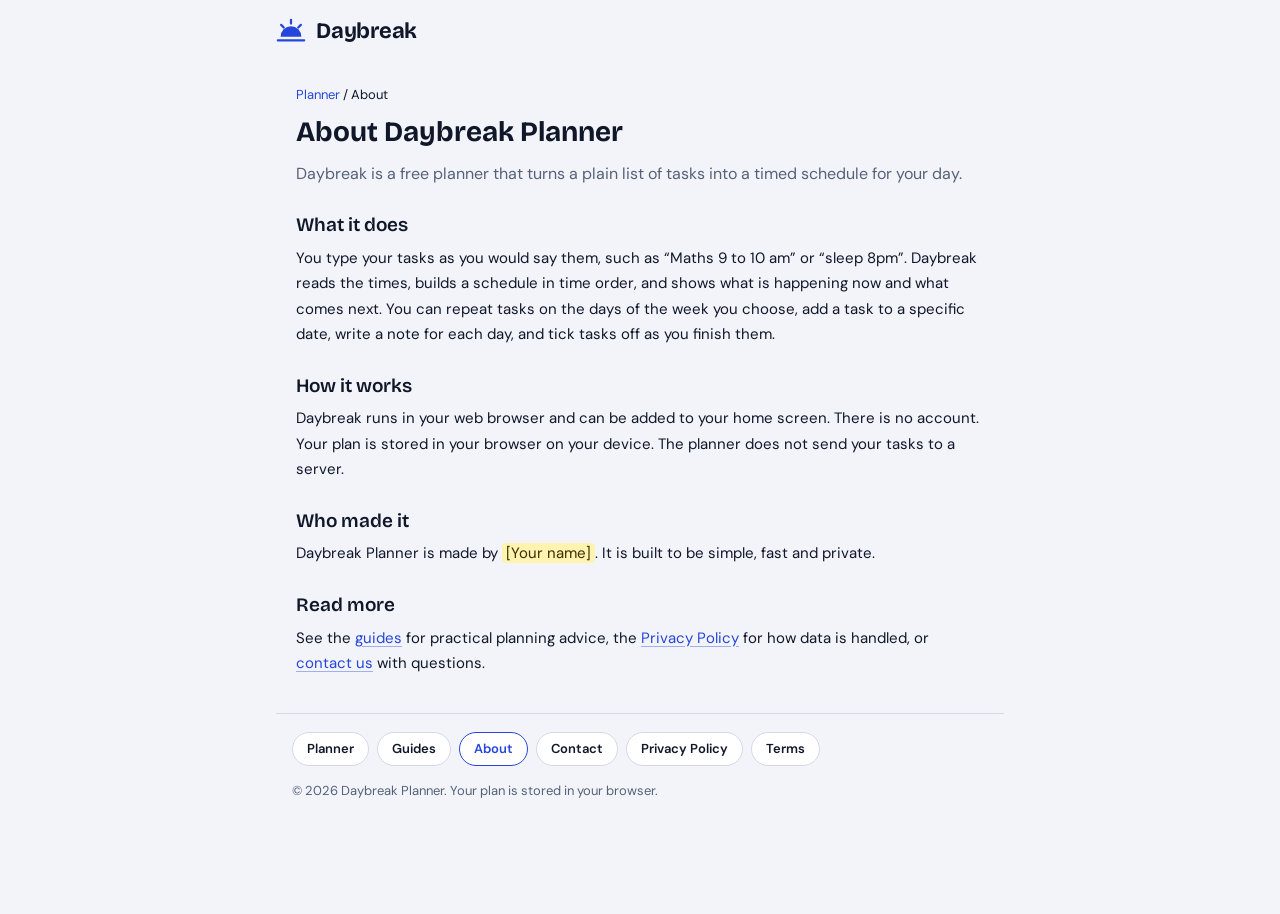
<file: about.html>
<!doctype html>
<html lang="en">
<head>
<meta charset="utf-8">
<meta name="viewport" content="width=device-width,initial-scale=1,viewport-fit=cover">
<title>About · Daybreak Planner</title>
<meta name="description" content="About Daybreak Planner: a free daily planner that turns your tasks into a timed schedule with reminders.">
<meta name="robots" content="index, follow, max-image-preview:large">
<meta name="application-name" content="Daybreak">
<meta name="theme-color" content="#F2F4F9">
<link rel="canonical" href="https://saksham744-y.github.io/about.html">
<meta property="og:type" content="website">
<meta property="og:site_name" content="Daybreak Planner">
<meta property="og:title" content="About">
<meta property="og:description" content="About Daybreak Planner: a free daily planner that turns your tasks into a timed schedule with reminders.">
<meta property="og:url" content="https://saksham744-y.github.io/about.html">
<meta property="og:image" content="https://saksham744-y.github.io/icons/icon-512.png">
<meta name="twitter:card" content="summary">
<meta name="twitter:title" content="About">
<meta name="twitter:description" content="About Daybreak Planner: a free daily planner that turns your tasks into a timed schedule with reminders.">
<link rel="manifest" href="manifest.webmanifest">
<link rel="icon" href="icons/favicon.svg" type="image/svg+xml">
<link rel="apple-touch-icon" href="icons/apple-touch-icon.png">
<link rel="preconnect" href="https://fonts.googleapis.com">
<link rel="preconnect" href="https://fonts.gstatic.com" crossorigin>
<link rel="stylesheet" href="https://fonts.googleapis.com/css2?family=Bricolage+Grotesque:opsz,wght@12..96,600;12..96,700&family=DM+Sans:wght@400;500;600&family=IBM+Plex+Mono:wght@400;500&display=swap">
<script src="js/theme.js"></script>
<link rel="stylesheet" href="css/app.css">
</head>
<body>
<div class="app">
<header class="top">
  <a class="brand" href="index.html" style="text-decoration:none;color:inherit"><svg viewBox="0 0 32 32" aria-hidden="true"><path d="M5 22a11 11 0 0 1 22 0z" fill="currentColor"/><path d="M2 26h28" stroke="currentColor" stroke-width="2.4" stroke-linecap="round" fill="none"/><path d="M16 4v4M5.5 9.5l2.8 2.8M26.5 9.5l-2.8 2.8" stroke="currentColor" stroke-width="2.4" stroke-linecap="round" fill="none"/></svg><span>Daybreak</span></a>
</header>
<main class="page">
<p class="crumbs"><a href="index.html">Planner</a> / About</p>

<h1>About Daybreak Planner</h1>
<p class="lede">Daybreak is a free planner that turns a plain list of tasks into a timed schedule for your day.</p>
<h2>What it does</h2>
<p>You type your tasks as you would say them, such as “Maths 9 to 10 am” or “sleep 8pm”. Daybreak reads the times, builds a schedule in time order, and shows what is happening now and what comes next. You can repeat tasks on the days of the week you choose, add a task to a specific date, write a note for each day, and tick tasks off as you finish them.</p>
<h2>How it works</h2>
<p>Daybreak runs in your web browser and can be added to your home screen. There is no account. Your plan is stored in your browser on your device. The planner does not send your tasks to a server.</p>
<h2>Who made it</h2>
<p>Daybreak Planner is made by <span class="placeholder">[Your name]</span>. It is built to be simple, fast and private.</p>
<h2>Read more</h2>
<p>See the <a href="guides.html">guides</a> for practical planning advice, the <a href="privacy-policy.html">Privacy Policy</a> for how data is handled, or <a href="contact.html">contact us</a> with questions.</p>

</main>
<footer class="sitefoot">
  <nav aria-label="Site"><a href="index.html">Planner</a><a href="guides.html">Guides</a><a href="about.html" aria-current="page">About</a><a href="contact.html">Contact</a><a href="privacy-policy.html">Privacy Policy</a><a href="terms.html">Terms</a></nav>
  <p>© 2026 Daybreak Planner. Your plan is stored in your browser.</p>
</footer>
</div>
</body>
</html>
</file>
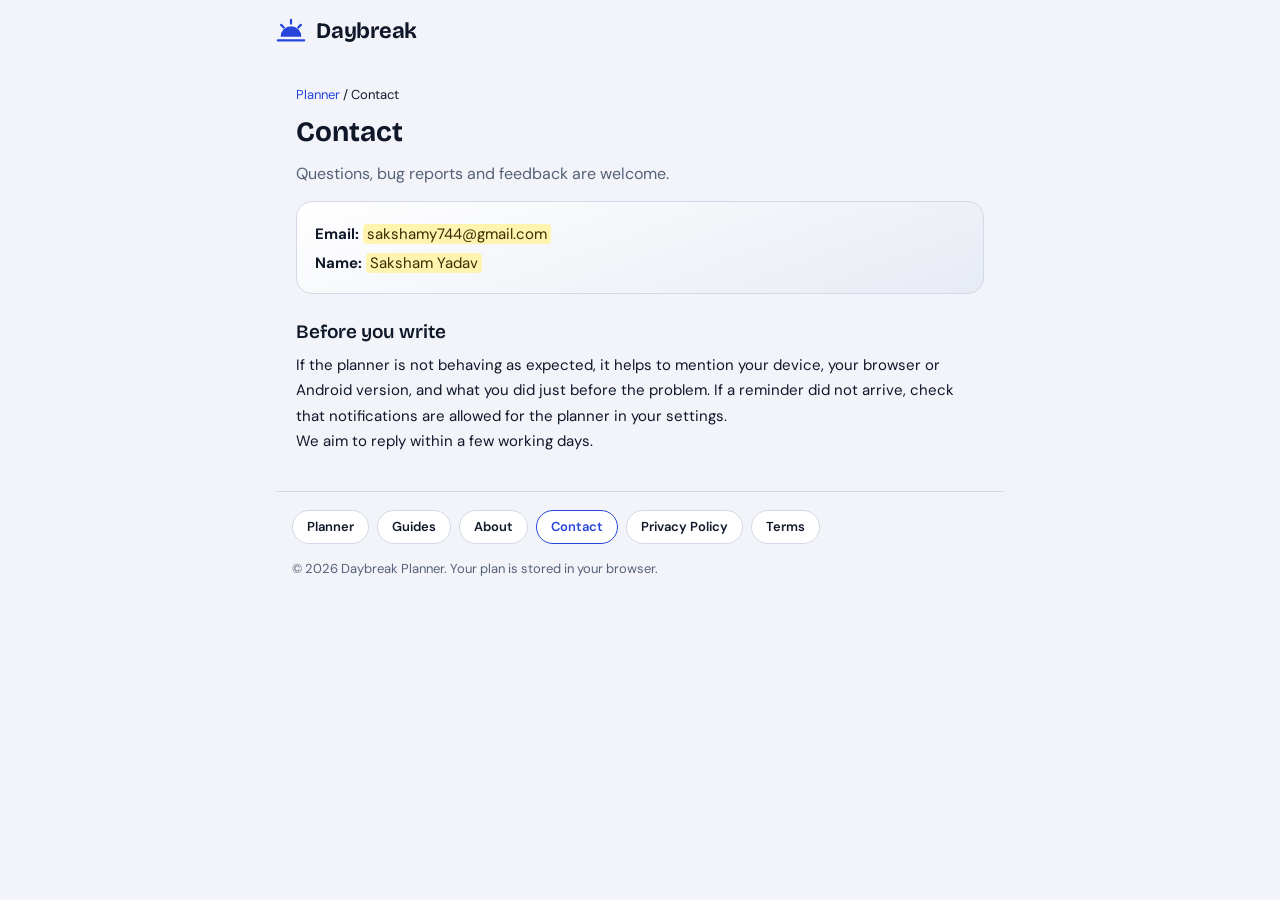
<file: contact.html>
<!doctype html>
<html lang="en">
<head>
<meta charset="utf-8">
<meta name="viewport" content="width=device-width,initial-scale=1,viewport-fit=cover">
<title>Contact · Daybreak Planner</title>
<meta name="description" content="Contact Daybreak Planner with questions, bug reports or feedback.">
<meta name="robots" content="index, follow, max-image-preview:large">
<meta name="application-name" content="Daybreak">
<meta name="theme-color" content="#F2F4F9">
<link rel="canonical" href="https://saksham744-y.github.io/contact.html">
<meta property="og:type" content="website">
<meta property="og:site_name" content="Daybreak Planner">
<meta property="og:title" content="Contact">
<meta property="og:description" content="Contact Daybreak Planner with questions, bug reports or feedback.">
<meta property="og:url" content="https://saksham744-y.github.io/contact.html">
<meta property="og:image" content="https://saksham744-y.github.io/icons/icon-512.png">
<meta name="twitter:card" content="summary">
<meta name="twitter:title" content="Contact">
<meta name="twitter:description" content="Contact Daybreak Planner with questions, bug reports or feedback.">
<link rel="manifest" href="manifest.webmanifest">
<link rel="icon" href="icons/favicon.svg" type="image/svg+xml">
<link rel="apple-touch-icon" href="icons/apple-touch-icon.png">
<link rel="preconnect" href="https://fonts.googleapis.com">
<link rel="preconnect" href="https://fonts.gstatic.com" crossorigin>
<link rel="stylesheet" href="https://fonts.googleapis.com/css2?family=Bricolage+Grotesque:opsz,wght@12..96,600;12..96,700&family=DM+Sans:wght@400;500;600&family=IBM+Plex+Mono:wght@400;500&display=swap">
<script src="js/theme.js"></script>
<link rel="stylesheet" href="css/app.css">
</head>
<body>
<div class="app">
<header class="top">
  <a class="brand" href="index.html" style="text-decoration:none;color:inherit"><svg viewBox="0 0 32 32" aria-hidden="true"><path d="M5 22a11 11 0 0 1 22 0z" fill="currentColor"/><path d="M2 26h28" stroke="currentColor" stroke-width="2.4" stroke-linecap="round" fill="none"/><path d="M16 4v4M5.5 9.5l2.8 2.8M26.5 9.5l-2.8 2.8" stroke="currentColor" stroke-width="2.4" stroke-linecap="round" fill="none"/></svg><span>Daybreak</span></a>
</header>
<main class="page">
<p class="crumbs"><a href="index.html">Planner</a> / Contact</p>

<h1>Contact</h1>
<p class="lede">Questions, bug reports and feedback are welcome.</p>
<div class="card">
<p><strong>Email:</strong> <span class="placeholder">sakshamy744@gmail.com</span></p>
<p><strong>Name:</strong> <span class="placeholder">Saksham Yadav</span></p>
</div>
<h2>Before you write</h2>
<p>If the planner is not behaving as expected, it helps to mention your device, your browser or Android version, and what you did just before the problem. If a reminder did not arrive, check that notifications are allowed for the planner in your settings.</p>
<p>We aim to reply within a few working days.</p>

</main>
<footer class="sitefoot">
  <nav aria-label="Site"><a href="index.html">Planner</a><a href="guides.html">Guides</a><a href="about.html">About</a><a href="contact.html" aria-current="page">Contact</a><a href="privacy-policy.html">Privacy Policy</a><a href="terms.html">Terms</a></nav>
  <p>© 2026 Daybreak Planner. Your plan is stored in your browser.</p>
</footer>
</div>
</body>
</html>
</file>
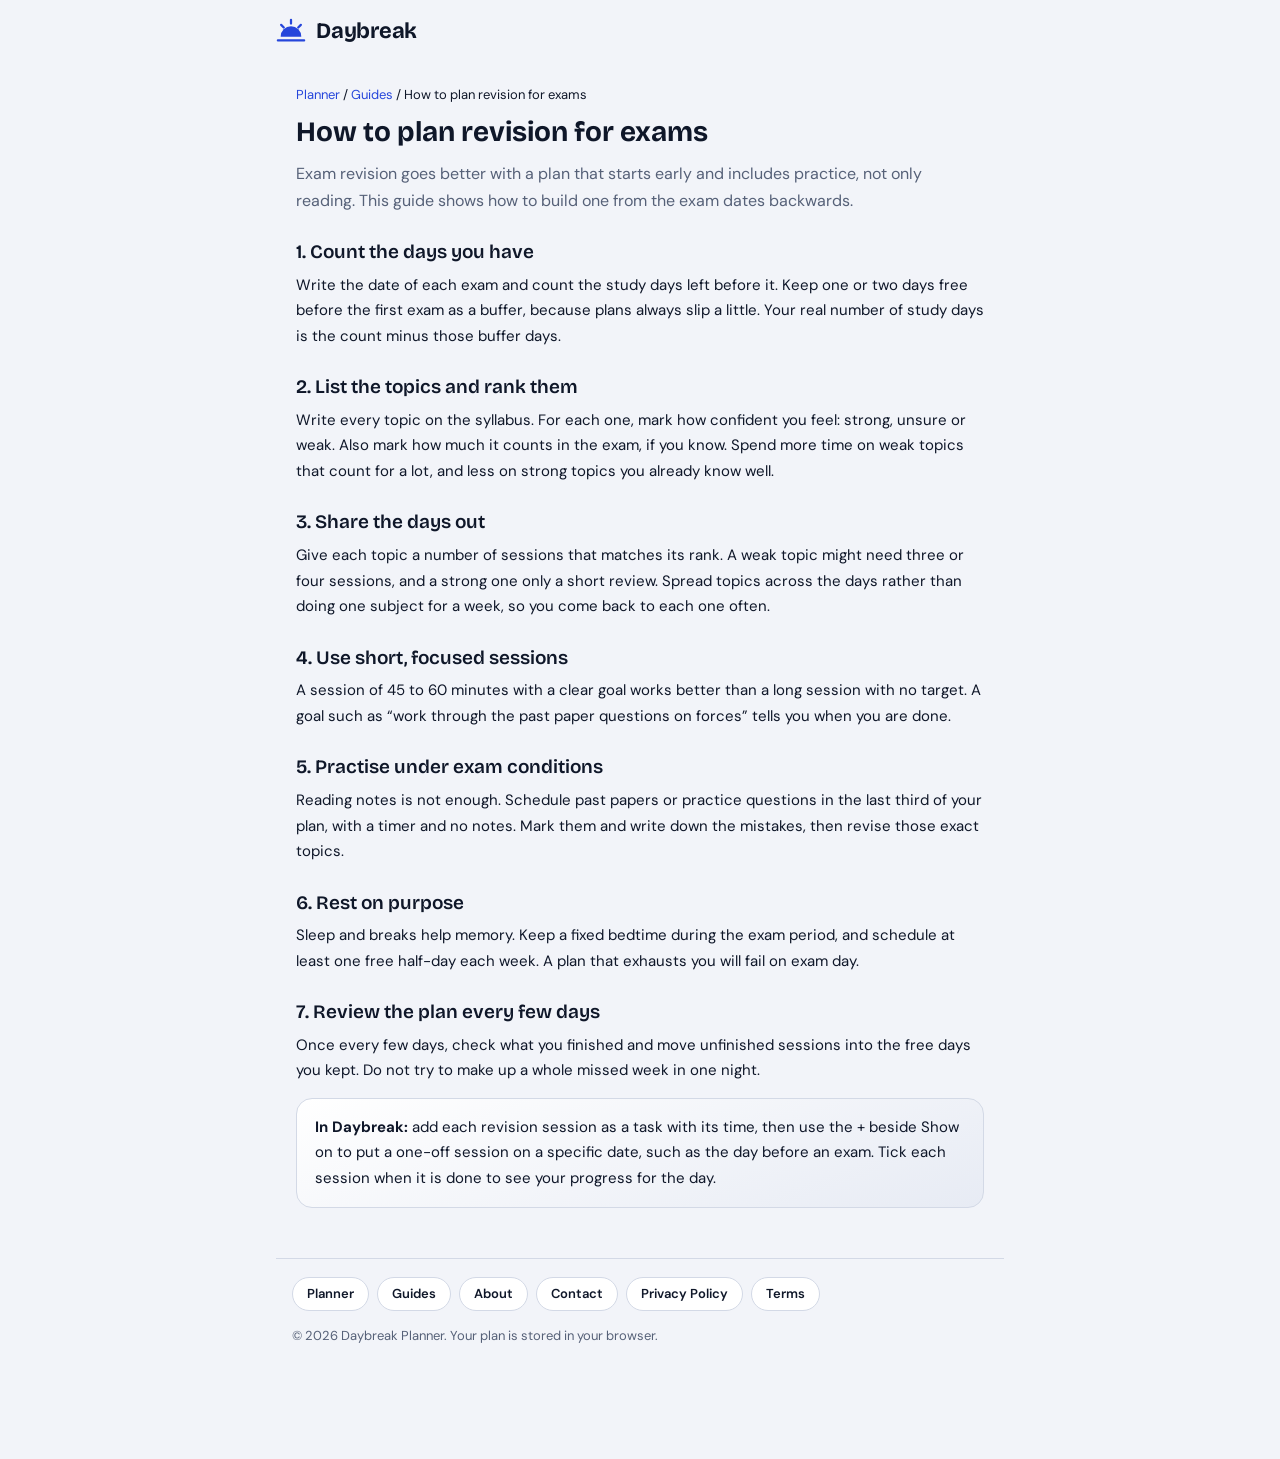
<file: guide-exams.html>
<!doctype html>
<html lang="en">
<head>
<meta charset="utf-8">
<meta name="viewport" content="width=device-width,initial-scale=1,viewport-fit=cover">
<title>How to plan revision for exams · Daybreak Planner</title>
<meta name="description" content="A practical way to plan exam revision: count the days, list topics by priority, schedule short sessions, and leave time for practice papers.">
<meta name="robots" content="index, follow, max-image-preview:large">
<meta name="application-name" content="Daybreak">
<meta name="theme-color" content="#F2F4F9">
<link rel="canonical" href="https://saksham744-y.github.io/guide-exams.html">
<meta property="og:type" content="article">
<meta property="og:site_name" content="Daybreak Planner">
<meta property="og:title" content="How to plan revision for exams">
<meta property="og:description" content="A practical way to plan exam revision: count the days, list topics by priority, schedule short sessions, and leave time for practice papers.">
<meta property="og:url" content="https://saksham744-y.github.io/guide-exams.html">
<meta property="og:image" content="https://saksham744-y.github.io/icons/icon-512.png">
<meta name="twitter:card" content="summary">
<meta name="twitter:title" content="How to plan revision for exams">
<meta name="twitter:description" content="A practical way to plan exam revision: count the days, list topics by priority, schedule short sessions, and leave time for practice papers.">
<link rel="manifest" href="manifest.webmanifest">
<link rel="icon" href="icons/favicon.svg" type="image/svg+xml">
<link rel="apple-touch-icon" href="icons/apple-touch-icon.png">
<link rel="preconnect" href="https://fonts.googleapis.com">
<link rel="preconnect" href="https://fonts.gstatic.com" crossorigin>
<link rel="stylesheet" href="https://fonts.googleapis.com/css2?family=Bricolage+Grotesque:opsz,wght@12..96,600;12..96,700&family=DM+Sans:wght@400;500;600&family=IBM+Plex+Mono:wght@400;500&display=swap">
<script src="js/theme.js"></script>
<link rel="stylesheet" href="css/app.css">
</head>
<body>
<div class="app">
<header class="top">
  <a class="brand" href="index.html" style="text-decoration:none;color:inherit"><svg viewBox="0 0 32 32" aria-hidden="true"><path d="M5 22a11 11 0 0 1 22 0z" fill="currentColor"/><path d="M2 26h28" stroke="currentColor" stroke-width="2.4" stroke-linecap="round" fill="none"/><path d="M16 4v4M5.5 9.5l2.8 2.8M26.5 9.5l-2.8 2.8" stroke="currentColor" stroke-width="2.4" stroke-linecap="round" fill="none"/></svg><span>Daybreak</span></a>
</header>
<main class="page">
<p class="crumbs"><a href="index.html">Planner</a> / <a href="guides.html">Guides</a> / How to plan revision for exams</p>

<h1>How to plan revision for exams</h1>
<p class="lede">Exam revision goes better with a plan that starts early and includes practice, not only reading. This guide shows how to build one from the exam dates backwards.</p>

<h2>1. Count the days you have</h2>
<p>Write the date of each exam and count the study days left before it. Keep one or two days free before the first exam as a buffer, because plans always slip a little. Your real number of study days is the count minus those buffer days.</p>

<h2>2. List the topics and rank them</h2>
<p>Write every topic on the syllabus. For each one, mark how confident you feel: strong, unsure or weak. Also mark how much it counts in the exam, if you know. Spend more time on weak topics that count for a lot, and less on strong topics you already know well.</p>

<h2>3. Share the days out</h2>
<p>Give each topic a number of sessions that matches its rank. A weak topic might need three or four sessions, and a strong one only a short review. Spread topics across the days rather than doing one subject for a week, so you come back to each one often.</p>

<h2>4. Use short, focused sessions</h2>
<p>A session of 45 to 60 minutes with a clear goal works better than a long session with no target. A goal such as “work through the past paper questions on forces” tells you when you are done.</p>

<h2>5. Practise under exam conditions</h2>
<p>Reading notes is not enough. Schedule past papers or practice questions in the last third of your plan, with a timer and no notes. Mark them and write down the mistakes, then revise those exact topics.</p>

<h2>6. Rest on purpose</h2>
<p>Sleep and breaks help memory. Keep a fixed bedtime during the exam period, and schedule at least one free half-day each week. A plan that exhausts you will fail on exam day.</p>

<h2>7. Review the plan every few days</h2>
<p>Once every few days, check what you finished and move unfinished sessions into the free days you kept. Do not try to make up a whole missed week in one night.</p>

<div class="card"><strong>In Daybreak:</strong> add each revision session as a task with its time, then use the + beside Show on to put a one-off session on a specific date, such as the day before an exam. Tick each session when it is done to see your progress for the day.</div>

</main>
<footer class="sitefoot">
  <nav aria-label="Site"><a href="index.html">Planner</a><a href="guides.html">Guides</a><a href="about.html">About</a><a href="contact.html">Contact</a><a href="privacy-policy.html">Privacy Policy</a><a href="terms.html">Terms</a></nav>
  <p>© 2026 Daybreak Planner. Your plan is stored in your browser.</p>
</footer>
</div>
</body>
</html>
</file>
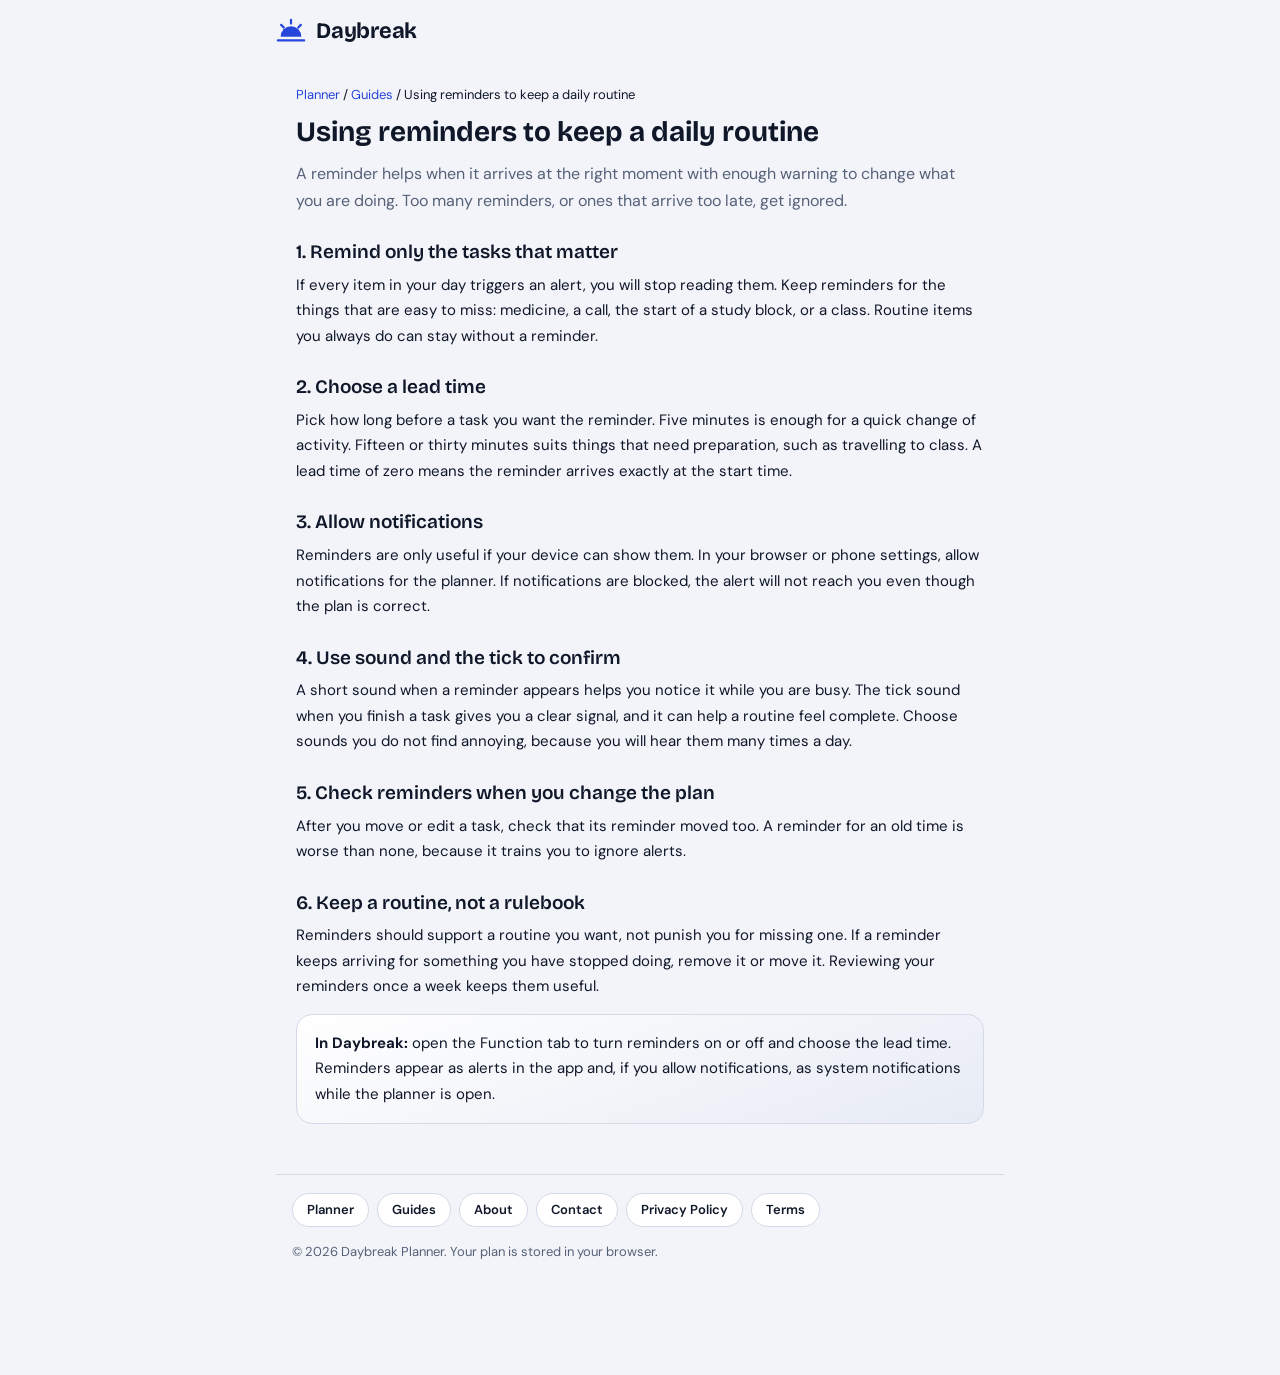
<file: guide-reminders.html>
<!doctype html>
<html lang="en">
<head>
<meta charset="utf-8">
<meta name="viewport" content="width=device-width,initial-scale=1,viewport-fit=cover">
<title>Using reminders to keep a daily routine · Daybreak Planner</title>
<meta name="description" content="How to use reminders well: pick a sensible lead time, reminder only what matters, and check your settings so alerts reach you on time.">
<meta name="robots" content="index, follow, max-image-preview:large">
<meta name="application-name" content="Daybreak">
<meta name="theme-color" content="#F2F4F9">
<link rel="canonical" href="https://saksham744-y.github.io/guide-reminders.html">
<meta property="og:type" content="article">
<meta property="og:site_name" content="Daybreak Planner">
<meta property="og:title" content="Using reminders to keep a daily routine">
<meta property="og:description" content="How to use reminders well: pick a sensible lead time, reminder only what matters, and check your settings so alerts reach you on time.">
<meta property="og:url" content="https://saksham744-y.github.io/guide-reminders.html">
<meta property="og:image" content="https://saksham744-y.github.io/icons/icon-512.png">
<meta name="twitter:card" content="summary">
<meta name="twitter:title" content="Using reminders to keep a daily routine">
<meta name="twitter:description" content="How to use reminders well: pick a sensible lead time, reminder only what matters, and check your settings so alerts reach you on time.">
<link rel="manifest" href="manifest.webmanifest">
<link rel="icon" href="icons/favicon.svg" type="image/svg+xml">
<link rel="apple-touch-icon" href="icons/apple-touch-icon.png">
<link rel="preconnect" href="https://fonts.googleapis.com">
<link rel="preconnect" href="https://fonts.gstatic.com" crossorigin>
<link rel="stylesheet" href="https://fonts.googleapis.com/css2?family=Bricolage+Grotesque:opsz,wght@12..96,600;12..96,700&family=DM+Sans:wght@400;500;600&family=IBM+Plex+Mono:wght@400;500&display=swap">
<script src="js/theme.js"></script>
<link rel="stylesheet" href="css/app.css">
</head>
<body>
<div class="app">
<header class="top">
  <a class="brand" href="index.html" style="text-decoration:none;color:inherit"><svg viewBox="0 0 32 32" aria-hidden="true"><path d="M5 22a11 11 0 0 1 22 0z" fill="currentColor"/><path d="M2 26h28" stroke="currentColor" stroke-width="2.4" stroke-linecap="round" fill="none"/><path d="M16 4v4M5.5 9.5l2.8 2.8M26.5 9.5l-2.8 2.8" stroke="currentColor" stroke-width="2.4" stroke-linecap="round" fill="none"/></svg><span>Daybreak</span></a>
</header>
<main class="page">
<p class="crumbs"><a href="index.html">Planner</a> / <a href="guides.html">Guides</a> / Using reminders to keep a daily routine</p>

<h1>Using reminders to keep a daily routine</h1>
<p class="lede">A reminder helps when it arrives at the right moment with enough warning to change what you are doing. Too many reminders, or ones that arrive too late, get ignored.</p>

<h2>1. Remind only the tasks that matter</h2>
<p>If every item in your day triggers an alert, you will stop reading them. Keep reminders for the things that are easy to miss: medicine, a call, the start of a study block, or a class. Routine items you always do can stay without a reminder.</p>

<h2>2. Choose a lead time</h2>
<p>Pick how long before a task you want the reminder. Five minutes is enough for a quick change of activity. Fifteen or thirty minutes suits things that need preparation, such as travelling to class. A lead time of zero means the reminder arrives exactly at the start time.</p>

<h2>3. Allow notifications</h2>
<p>Reminders are only useful if your device can show them. In your browser or phone settings, allow notifications for the planner. If notifications are blocked, the alert will not reach you even though the plan is correct.</p>

<h2>4. Use sound and the tick to confirm</h2>
<p>A short sound when a reminder appears helps you notice it while you are busy. The tick sound when you finish a task gives you a clear signal, and it can help a routine feel complete. Choose sounds you do not find annoying, because you will hear them many times a day.</p>

<h2>5. Check reminders when you change the plan</h2>
<p>After you move or edit a task, check that its reminder moved too. A reminder for an old time is worse than none, because it trains you to ignore alerts.</p>

<h2>6. Keep a routine, not a rulebook</h2>
<p>Reminders should support a routine you want, not punish you for missing one. If a reminder keeps arriving for something you have stopped doing, remove it or move it. Reviewing your reminders once a week keeps them useful.</p>

<div class="card"><strong>In Daybreak:</strong> open the Function tab to turn reminders on or off and choose the lead time. Reminders appear as alerts in the app and, if you allow notifications, as system notifications while the planner is open.</div>

</main>
<footer class="sitefoot">
  <nav aria-label="Site"><a href="index.html">Planner</a><a href="guides.html">Guides</a><a href="about.html">About</a><a href="contact.html">Contact</a><a href="privacy-policy.html">Privacy Policy</a><a href="terms.html">Terms</a></nav>
  <p>© 2026 Daybreak Planner. Your plan is stored in your browser.</p>
</footer>
</div>
</body>
</html>
</file>
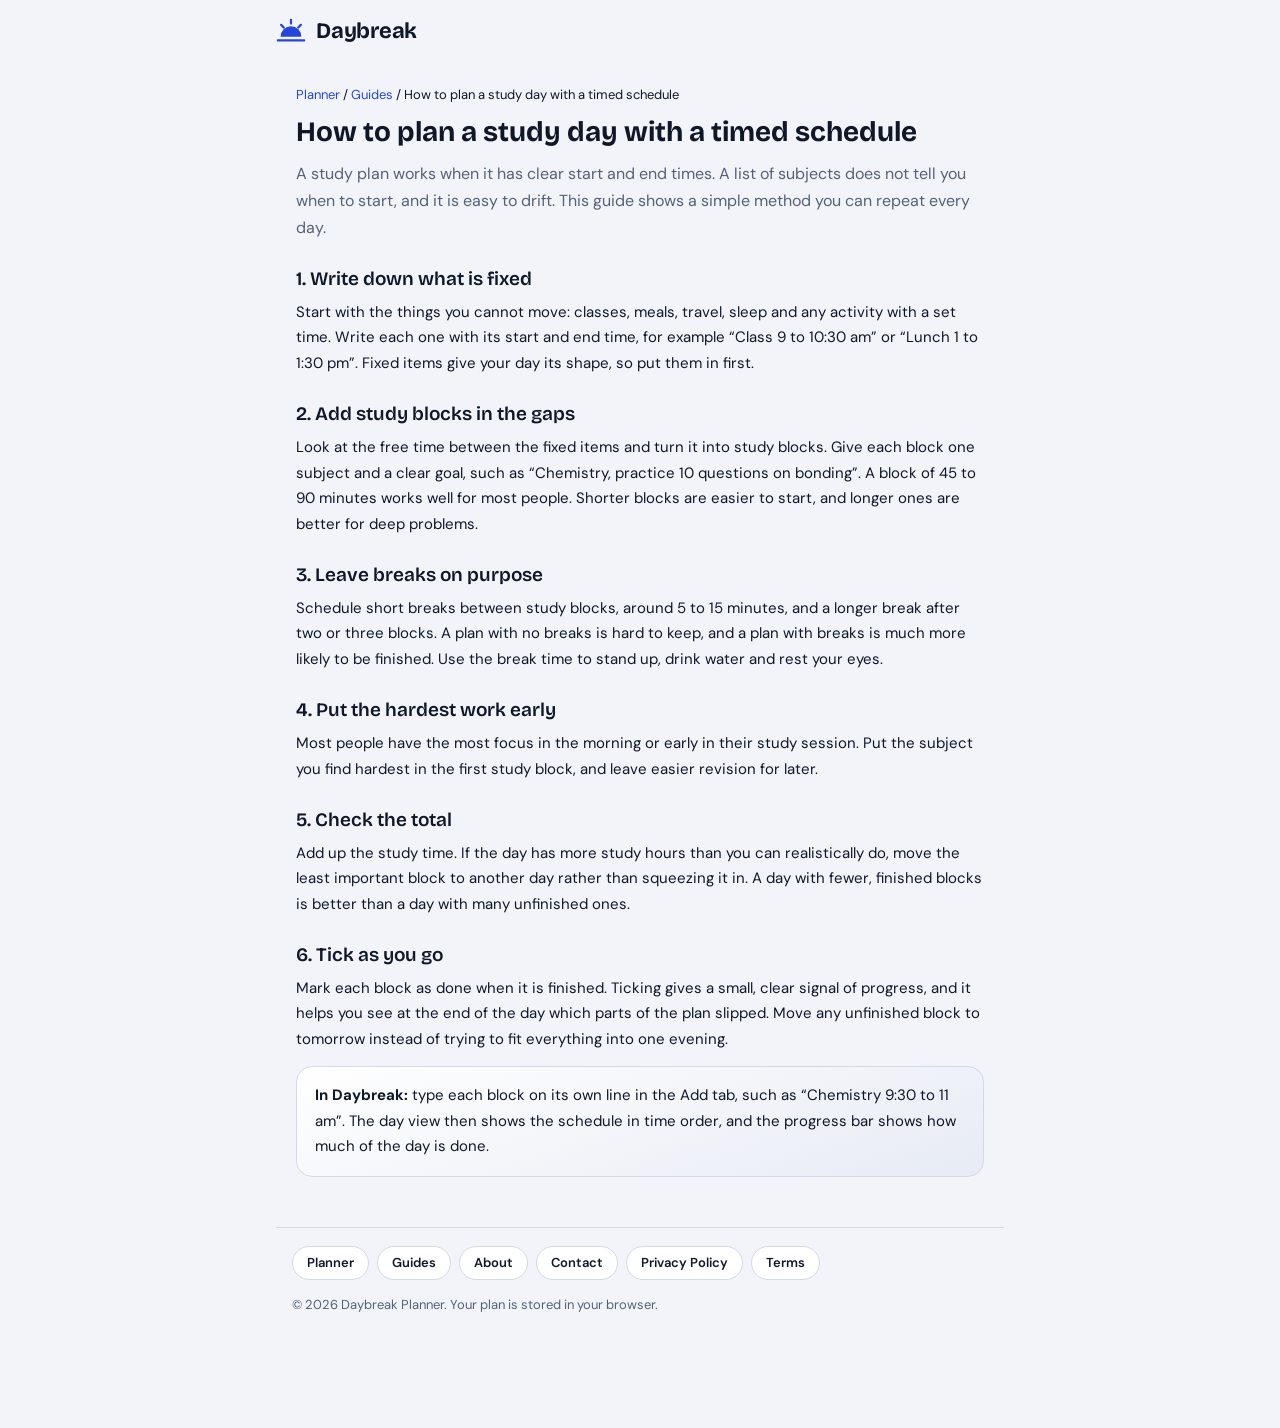
<file: guide-study-day.html>
<!doctype html>
<html lang="en">
<head>
<meta charset="utf-8">
<meta name="viewport" content="width=device-width,initial-scale=1,viewport-fit=cover">
<title>How to plan a study day with a timed schedule · Daybreak Planner</title>
<meta name="description" content="A step-by-step way to plan a study day: pick your fixed commitments, block study sessions, add breaks, and check the day against your real time.">
<meta name="robots" content="index, follow, max-image-preview:large">
<meta name="application-name" content="Daybreak">
<meta name="theme-color" content="#F2F4F9">
<link rel="canonical" href="https://saksham744-y.github.io/guide-study-day.html">
<meta property="og:type" content="article">
<meta property="og:site_name" content="Daybreak Planner">
<meta property="og:title" content="How to plan a study day with a timed schedule">
<meta property="og:description" content="A step-by-step way to plan a study day: pick your fixed commitments, block study sessions, add breaks, and check the day against your real time.">
<meta property="og:url" content="https://saksham744-y.github.io/guide-study-day.html">
<meta property="og:image" content="https://saksham744-y.github.io/icons/icon-512.png">
<meta name="twitter:card" content="summary">
<meta name="twitter:title" content="How to plan a study day with a timed schedule">
<meta name="twitter:description" content="A step-by-step way to plan a study day: pick your fixed commitments, block study sessions, add breaks, and check the day against your real time.">
<link rel="manifest" href="manifest.webmanifest">
<link rel="icon" href="icons/favicon.svg" type="image/svg+xml">
<link rel="apple-touch-icon" href="icons/apple-touch-icon.png">
<link rel="preconnect" href="https://fonts.googleapis.com">
<link rel="preconnect" href="https://fonts.gstatic.com" crossorigin>
<link rel="stylesheet" href="https://fonts.googleapis.com/css2?family=Bricolage+Grotesque:opsz,wght@12..96,600;12..96,700&family=DM+Sans:wght@400;500;600&family=IBM+Plex+Mono:wght@400;500&display=swap">
<script src="js/theme.js"></script>
<link rel="stylesheet" href="css/app.css">
</head>
<body>
<div class="app">
<header class="top">
  <a class="brand" href="index.html" style="text-decoration:none;color:inherit"><svg viewBox="0 0 32 32" aria-hidden="true"><path d="M5 22a11 11 0 0 1 22 0z" fill="currentColor"/><path d="M2 26h28" stroke="currentColor" stroke-width="2.4" stroke-linecap="round" fill="none"/><path d="M16 4v4M5.5 9.5l2.8 2.8M26.5 9.5l-2.8 2.8" stroke="currentColor" stroke-width="2.4" stroke-linecap="round" fill="none"/></svg><span>Daybreak</span></a>
</header>
<main class="page">
<p class="crumbs"><a href="index.html">Planner</a> / <a href="guides.html">Guides</a> / How to plan a study day with a timed schedule</p>

<h1>How to plan a study day with a timed schedule</h1>
<p class="lede">A study plan works when it has clear start and end times. A list of subjects does not tell you when to start, and it is easy to drift. This guide shows a simple method you can repeat every day.</p>

<h2>1. Write down what is fixed</h2>
<p>Start with the things you cannot move: classes, meals, travel, sleep and any activity with a set time. Write each one with its start and end time, for example “Class 9 to 10:30 am” or “Lunch 1 to 1:30 pm”. Fixed items give your day its shape, so put them in first.</p>

<h2>2. Add study blocks in the gaps</h2>
<p>Look at the free time between the fixed items and turn it into study blocks. Give each block one subject and a clear goal, such as “Chemistry, practice 10 questions on bonding”. A block of 45 to 90 minutes works well for most people. Shorter blocks are easier to start, and longer ones are better for deep problems.</p>

<h2>3. Leave breaks on purpose</h2>
<p>Schedule short breaks between study blocks, around 5 to 15 minutes, and a longer break after two or three blocks. A plan with no breaks is hard to keep, and a plan with breaks is much more likely to be finished. Use the break time to stand up, drink water and rest your eyes.</p>

<h2>4. Put the hardest work early</h2>
<p>Most people have the most focus in the morning or early in their study session. Put the subject you find hardest in the first study block, and leave easier revision for later.</p>

<h2>5. Check the total</h2>
<p>Add up the study time. If the day has more study hours than you can realistically do, move the least important block to another day rather than squeezing it in. A day with fewer, finished blocks is better than a day with many unfinished ones.</p>

<h2>6. Tick as you go</h2>
<p>Mark each block as done when it is finished. Ticking gives a small, clear signal of progress, and it helps you see at the end of the day which parts of the plan slipped. Move any unfinished block to tomorrow instead of trying to fit everything into one evening.</p>

<div class="card"><strong>In Daybreak:</strong> type each block on its own line in the Add tab, such as “Chemistry 9:30 to 11 am”. The day view then shows the schedule in time order, and the progress bar shows how much of the day is done.</div>

</main>
<footer class="sitefoot">
  <nav aria-label="Site"><a href="index.html">Planner</a><a href="guides.html">Guides</a><a href="about.html">About</a><a href="contact.html">Contact</a><a href="privacy-policy.html">Privacy Policy</a><a href="terms.html">Terms</a></nav>
  <p>© 2026 Daybreak Planner. Your plan is stored in your browser.</p>
</footer>
</div>
</body>
</html>
</file>
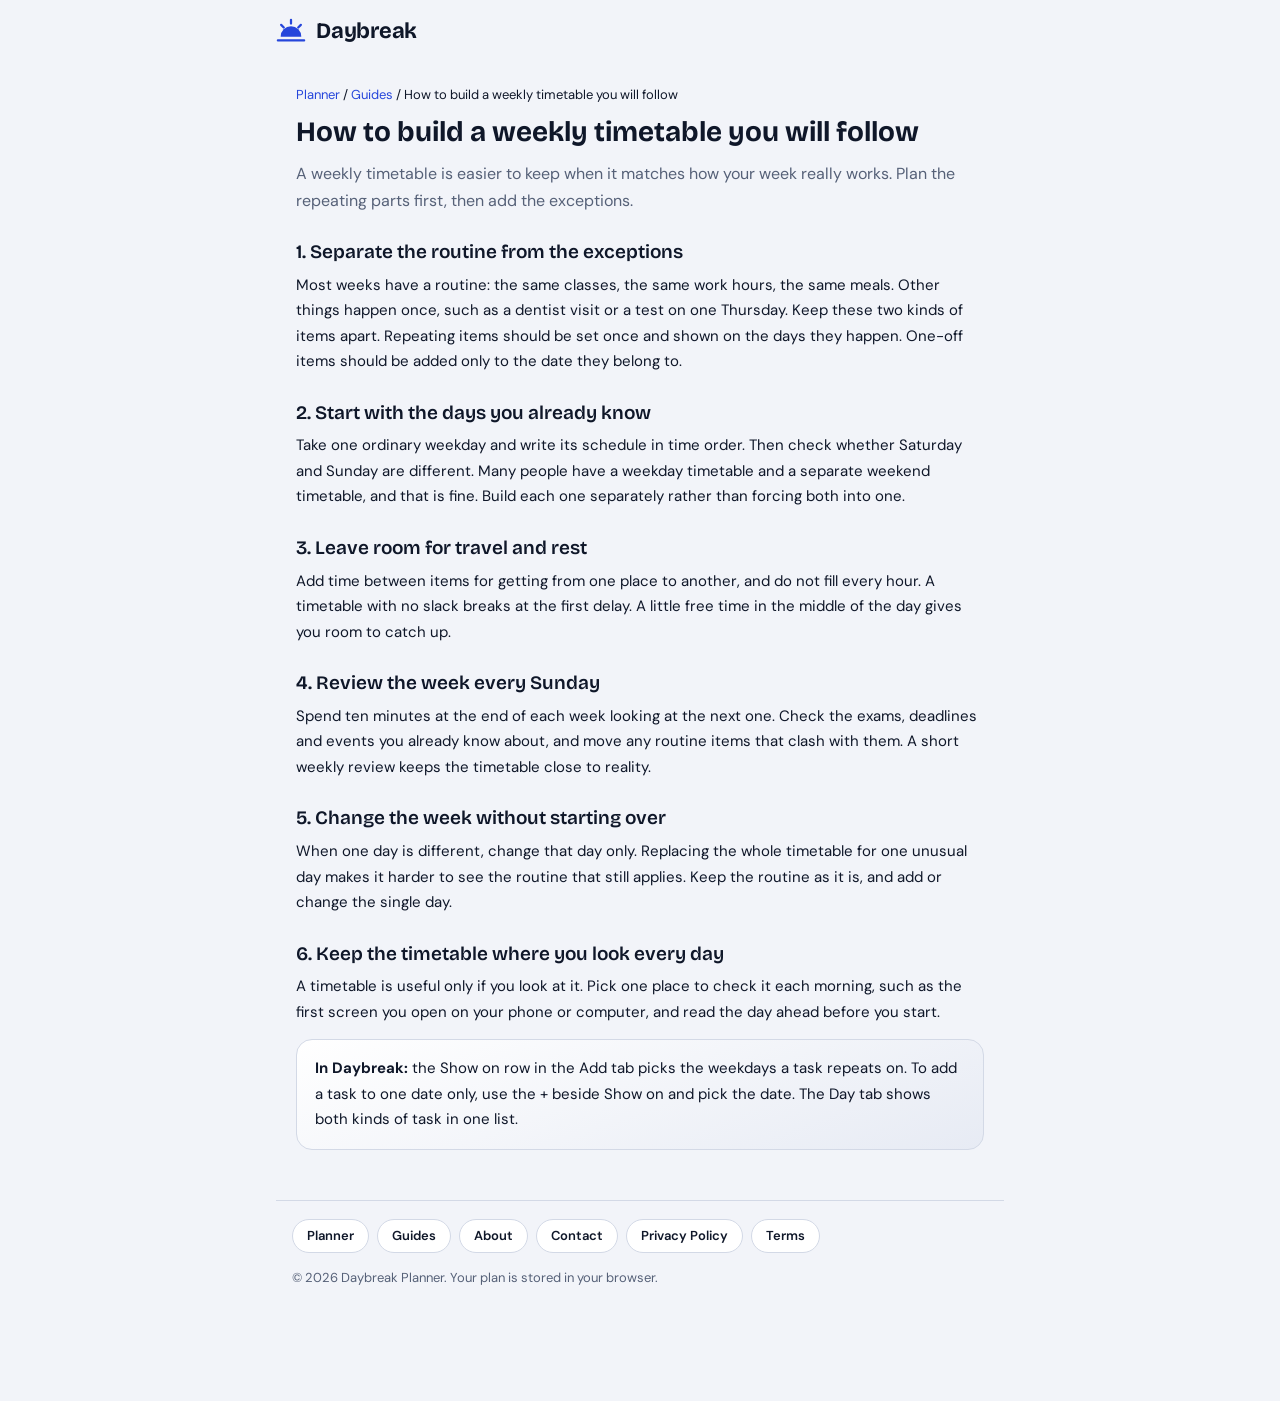
<file: guide-weekly-timetable.html>
<!doctype html>
<html lang="en">
<head>
<meta charset="utf-8">
<meta name="viewport" content="width=device-width,initial-scale=1,viewport-fit=cover">
<title>How to build a weekly timetable you will follow · Daybreak Planner</title>
<meta name="description" content="How to build a weekly timetable: separate repeating routines from one-off events, plan each day, and adjust the week without starting again.">
<meta name="robots" content="index, follow, max-image-preview:large">
<meta name="application-name" content="Daybreak">
<meta name="theme-color" content="#F2F4F9">
<link rel="canonical" href="https://saksham744-y.github.io/guide-weekly-timetable.html">
<meta property="og:type" content="article">
<meta property="og:site_name" content="Daybreak Planner">
<meta property="og:title" content="How to build a weekly timetable you will follow">
<meta property="og:description" content="How to build a weekly timetable: separate repeating routines from one-off events, plan each day, and adjust the week without starting again.">
<meta property="og:url" content="https://saksham744-y.github.io/guide-weekly-timetable.html">
<meta property="og:image" content="https://saksham744-y.github.io/icons/icon-512.png">
<meta name="twitter:card" content="summary">
<meta name="twitter:title" content="How to build a weekly timetable you will follow">
<meta name="twitter:description" content="How to build a weekly timetable: separate repeating routines from one-off events, plan each day, and adjust the week without starting again.">
<link rel="manifest" href="manifest.webmanifest">
<link rel="icon" href="icons/favicon.svg" type="image/svg+xml">
<link rel="apple-touch-icon" href="icons/apple-touch-icon.png">
<link rel="preconnect" href="https://fonts.googleapis.com">
<link rel="preconnect" href="https://fonts.gstatic.com" crossorigin>
<link rel="stylesheet" href="https://fonts.googleapis.com/css2?family=Bricolage+Grotesque:opsz,wght@12..96,600;12..96,700&family=DM+Sans:wght@400;500;600&family=IBM+Plex+Mono:wght@400;500&display=swap">
<script src="js/theme.js"></script>
<link rel="stylesheet" href="css/app.css">
</head>
<body>
<div class="app">
<header class="top">
  <a class="brand" href="index.html" style="text-decoration:none;color:inherit"><svg viewBox="0 0 32 32" aria-hidden="true"><path d="M5 22a11 11 0 0 1 22 0z" fill="currentColor"/><path d="M2 26h28" stroke="currentColor" stroke-width="2.4" stroke-linecap="round" fill="none"/><path d="M16 4v4M5.5 9.5l2.8 2.8M26.5 9.5l-2.8 2.8" stroke="currentColor" stroke-width="2.4" stroke-linecap="round" fill="none"/></svg><span>Daybreak</span></a>
</header>
<main class="page">
<p class="crumbs"><a href="index.html">Planner</a> / <a href="guides.html">Guides</a> / How to build a weekly timetable you will follow</p>

<h1>How to build a weekly timetable you will follow</h1>
<p class="lede">A weekly timetable is easier to keep when it matches how your week really works. Plan the repeating parts first, then add the exceptions.</p>

<h2>1. Separate the routine from the exceptions</h2>
<p>Most weeks have a routine: the same classes, the same work hours, the same meals. Other things happen once, such as a dentist visit or a test on one Thursday. Keep these two kinds of items apart. Repeating items should be set once and shown on the days they happen. One-off items should be added only to the date they belong to.</p>

<h2>2. Start with the days you already know</h2>
<p>Take one ordinary weekday and write its schedule in time order. Then check whether Saturday and Sunday are different. Many people have a weekday timetable and a separate weekend timetable, and that is fine. Build each one separately rather than forcing both into one.</p>

<h2>3. Leave room for travel and rest</h2>
<p>Add time between items for getting from one place to another, and do not fill every hour. A timetable with no slack breaks at the first delay. A little free time in the middle of the day gives you room to catch up.</p>

<h2>4. Review the week every Sunday</h2>
<p>Spend ten minutes at the end of each week looking at the next one. Check the exams, deadlines and events you already know about, and move any routine items that clash with them. A short weekly review keeps the timetable close to reality.</p>

<h2>5. Change the week without starting over</h2>
<p>When one day is different, change that day only. Replacing the whole timetable for one unusual day makes it harder to see the routine that still applies. Keep the routine as it is, and add or change the single day.</p>

<h2>6. Keep the timetable where you look every day</h2>
<p>A timetable is useful only if you look at it. Pick one place to check it each morning, such as the first screen you open on your phone or computer, and read the day ahead before you start.</p>

<div class="card"><strong>In Daybreak:</strong> the Show on row in the Add tab picks the weekdays a task repeats on. To add a task to one date only, use the + beside Show on and pick the date. The Day tab shows both kinds of task in one list.</div>

</main>
<footer class="sitefoot">
  <nav aria-label="Site"><a href="index.html">Planner</a><a href="guides.html">Guides</a><a href="about.html">About</a><a href="contact.html">Contact</a><a href="privacy-policy.html">Privacy Policy</a><a href="terms.html">Terms</a></nav>
  <p>© 2026 Daybreak Planner. Your plan is stored in your browser.</p>
</footer>
</div>
</body>
</html>
</file>
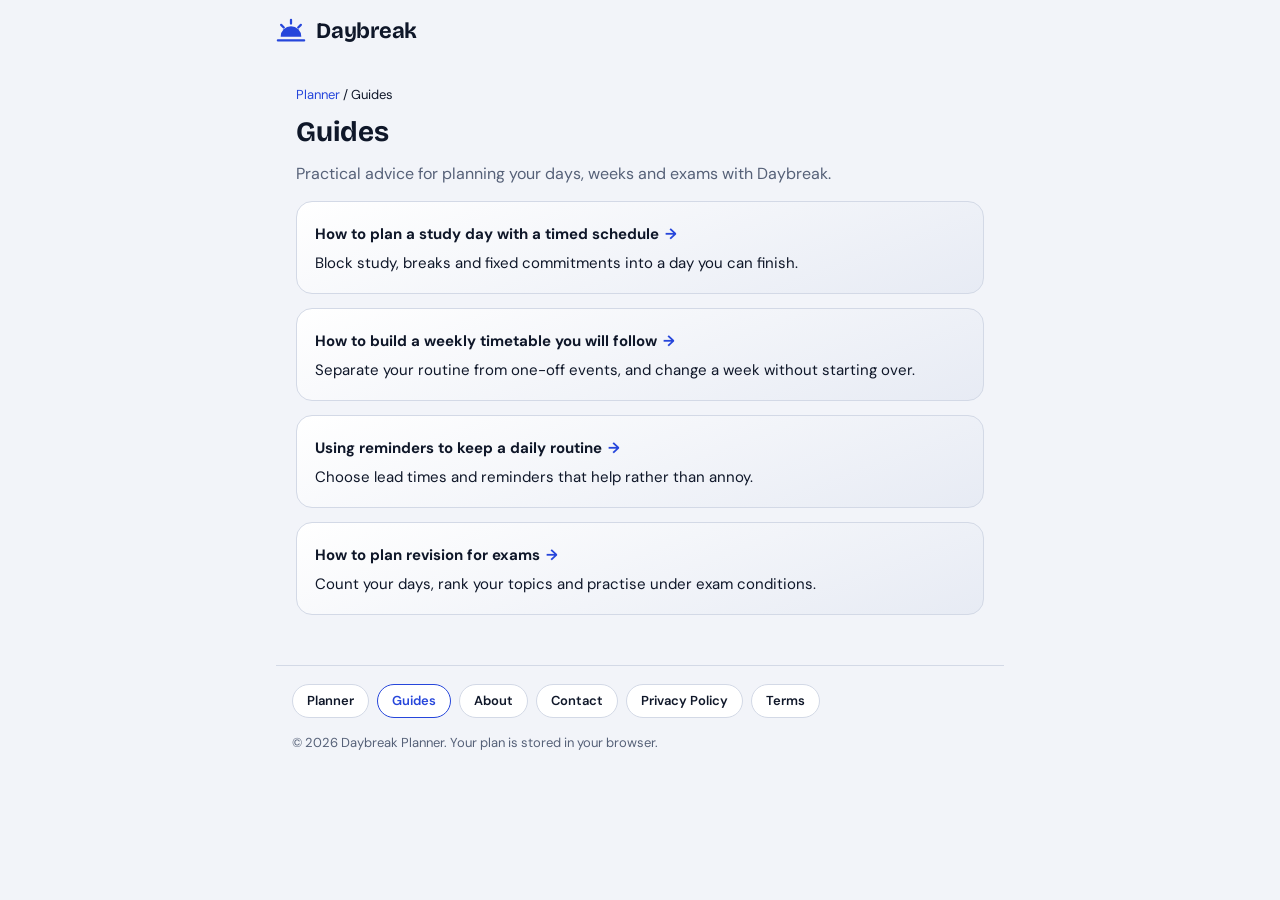
<file: guides.html>
<!doctype html>
<html lang="en">
<head>
<meta charset="utf-8">
<meta name="viewport" content="width=device-width,initial-scale=1,viewport-fit=cover">
<title>Guides · Daybreak Planner</title>
<meta name="description" content="Practical guides to planning your study days, weekly timetables, reminders and exam revision with Daybreak.">
<meta name="robots" content="index, follow, max-image-preview:large">
<meta name="application-name" content="Daybreak">
<meta name="theme-color" content="#F2F4F9">
<link rel="canonical" href="https://saksham744-y.github.io/guides.html">
<meta property="og:type" content="website">
<meta property="og:site_name" content="Daybreak Planner">
<meta property="og:title" content="Guides">
<meta property="og:description" content="Practical guides to planning your study days, weekly timetables, reminders and exam revision with Daybreak.">
<meta property="og:url" content="https://saksham744-y.github.io/guides.html">
<meta property="og:image" content="https://saksham744-y.github.io/icons/icon-512.png">
<meta name="twitter:card" content="summary">
<meta name="twitter:title" content="Guides">
<meta name="twitter:description" content="Practical guides to planning your study days, weekly timetables, reminders and exam revision with Daybreak.">
<link rel="manifest" href="manifest.webmanifest">
<link rel="icon" href="icons/favicon.svg" type="image/svg+xml">
<link rel="apple-touch-icon" href="icons/apple-touch-icon.png">
<link rel="preconnect" href="https://fonts.googleapis.com">
<link rel="preconnect" href="https://fonts.gstatic.com" crossorigin>
<link rel="stylesheet" href="https://fonts.googleapis.com/css2?family=Bricolage+Grotesque:opsz,wght@12..96,600;12..96,700&family=DM+Sans:wght@400;500;600&family=IBM+Plex+Mono:wght@400;500&display=swap">
<script src="js/theme.js"></script>
<link rel="stylesheet" href="css/app.css">
</head>
<body>
<div class="app">
<header class="top">
  <a class="brand" href="index.html" style="text-decoration:none;color:inherit"><svg viewBox="0 0 32 32" aria-hidden="true"><path d="M5 22a11 11 0 0 1 22 0z" fill="currentColor"/><path d="M2 26h28" stroke="currentColor" stroke-width="2.4" stroke-linecap="round" fill="none"/><path d="M16 4v4M5.5 9.5l2.8 2.8M26.5 9.5l-2.8 2.8" stroke="currentColor" stroke-width="2.4" stroke-linecap="round" fill="none"/></svg><span>Daybreak</span></a>
</header>
<main class="page">
<p class="crumbs"><a href="index.html">Planner</a> / Guides</p>

<h1>Guides</h1>
<p class="lede">Practical advice for planning your days, weeks and exams with Daybreak.</p>
<div class="card"><p><a href="guide-study-day.html"><strong>How to plan a study day with a timed schedule</strong></a></p><p>Block study, breaks and fixed commitments into a day you can finish.</p></div>
<div class="card"><p><a href="guide-weekly-timetable.html"><strong>How to build a weekly timetable you will follow</strong></a></p><p>Separate your routine from one-off events, and change a week without starting over.</p></div>
<div class="card"><p><a href="guide-reminders.html"><strong>Using reminders to keep a daily routine</strong></a></p><p>Choose lead times and reminders that help rather than annoy.</p></div>
<div class="card"><p><a href="guide-exams.html"><strong>How to plan revision for exams</strong></a></p><p>Count your days, rank your topics and practise under exam conditions.</p></div>

</main>
<footer class="sitefoot">
  <nav aria-label="Site"><a href="index.html">Planner</a><a href="guides.html" aria-current="page">Guides</a><a href="about.html">About</a><a href="contact.html">Contact</a><a href="privacy-policy.html">Privacy Policy</a><a href="terms.html">Terms</a></nav>
  <p>© 2026 Daybreak Planner. Your plan is stored in your browser.</p>
</footer>
</div>
</body>
</html>
</file>
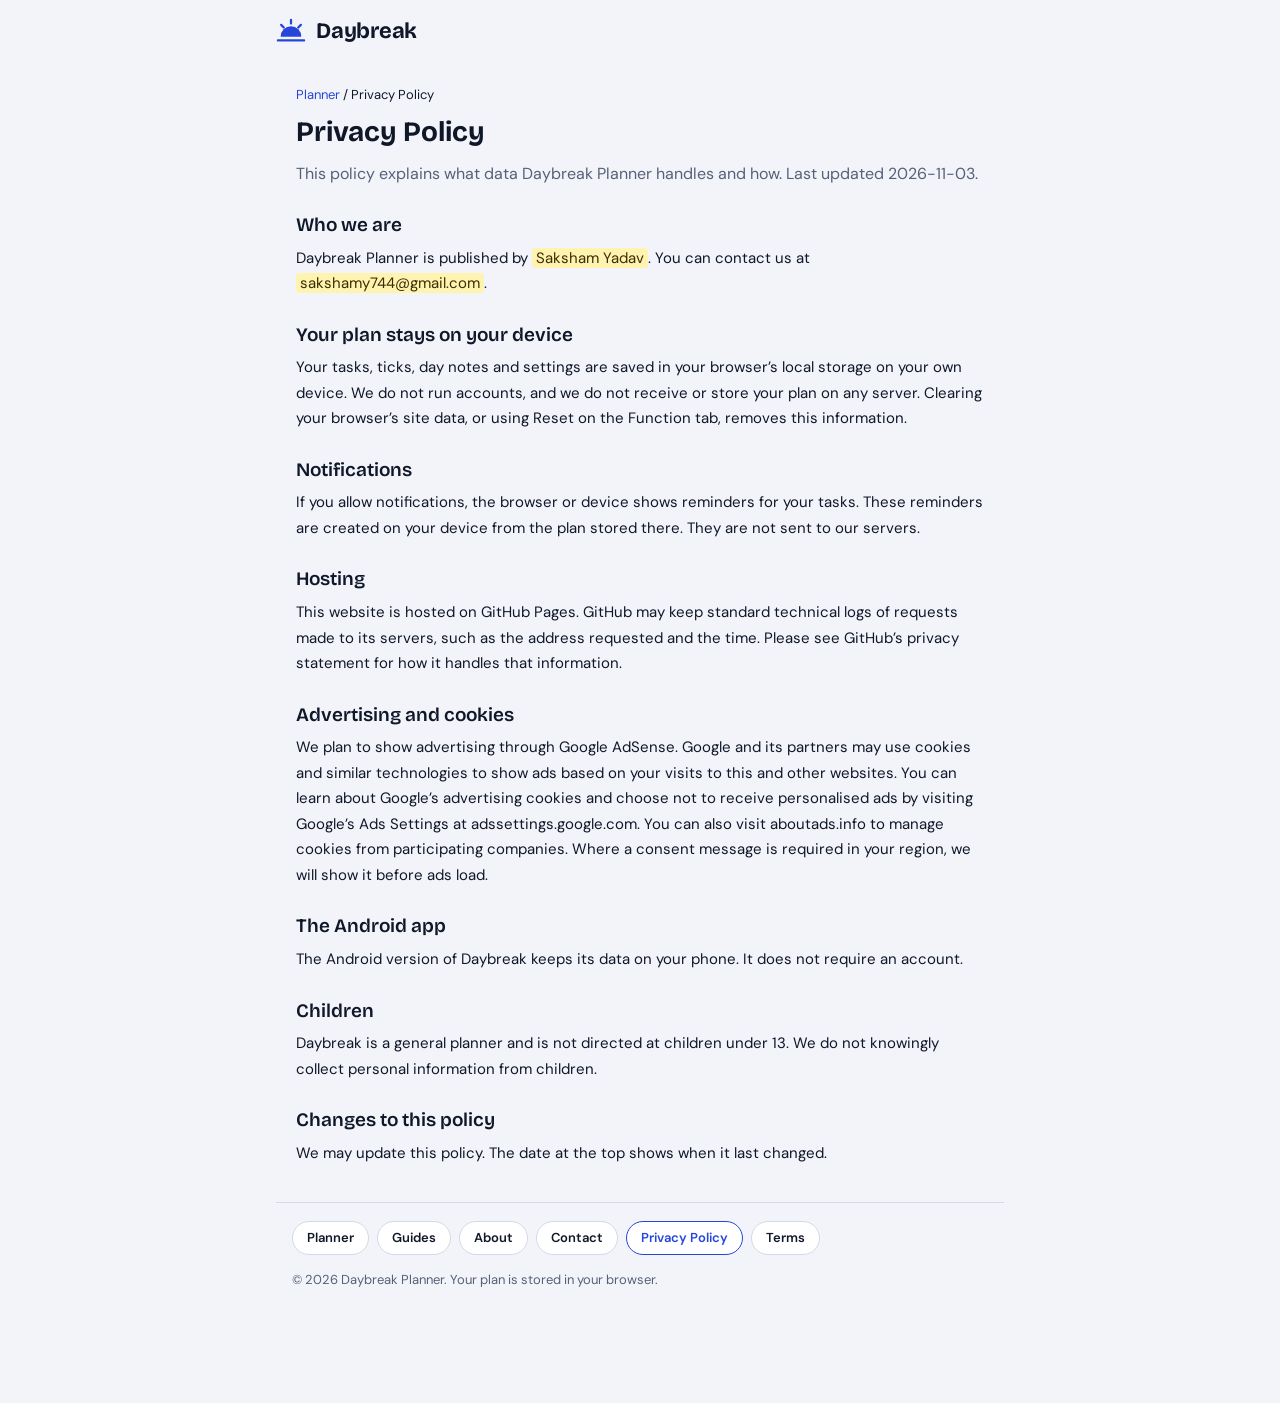
<file: privacy-policy.html>
<!doctype html>
<html lang="en">
<head>
<meta charset="utf-8">
<meta name="viewport" content="width=device-width,initial-scale=1,viewport-fit=cover">
<title>Privacy Policy · Daybreak Planner</title>
<meta name="description" content="How Daybreak Planner stores your plan on your device, uses notifications, and shows advertising through Google AdSense.">
<meta name="robots" content="index, follow, max-image-preview:large">
<meta name="application-name" content="Daybreak">
<meta name="theme-color" content="#F2F4F9">
<link rel="canonical" href="https://saksham744-y.github.io/privacy-policy.html">
<meta property="og:type" content="website">
<meta property="og:site_name" content="Daybreak Planner">
<meta property="og:title" content="Privacy Policy">
<meta property="og:description" content="How Daybreak Planner stores your plan on your device, uses notifications, and shows advertising through Google AdSense.">
<meta property="og:url" content="https://saksham744-y.github.io/privacy-policy.html">
<meta property="og:image" content="https://saksham744-y.github.io/icons/icon-512.png">
<meta name="twitter:card" content="summary">
<meta name="twitter:title" content="Privacy Policy">
<meta name="twitter:description" content="How Daybreak Planner stores your plan on your device, uses notifications, and shows advertising through Google AdSense.">
<link rel="manifest" href="manifest.webmanifest">
<link rel="icon" href="icons/favicon.svg" type="image/svg+xml">
<link rel="apple-touch-icon" href="icons/apple-touch-icon.png">
<link rel="preconnect" href="https://fonts.googleapis.com">
<link rel="preconnect" href="https://fonts.gstatic.com" crossorigin>
<link rel="stylesheet" href="https://fonts.googleapis.com/css2?family=Bricolage+Grotesque:opsz,wght@12..96,600;12..96,700&family=DM+Sans:wght@400;500;600&family=IBM+Plex+Mono:wght@400;500&display=swap">
<script src="js/theme.js"></script>
<link rel="stylesheet" href="css/app.css">
</head>
<body>
<div class="app">
<header class="top">
  <a class="brand" href="index.html" style="text-decoration:none;color:inherit"><svg viewBox="0 0 32 32" aria-hidden="true"><path d="M5 22a11 11 0 0 1 22 0z" fill="currentColor"/><path d="M2 26h28" stroke="currentColor" stroke-width="2.4" stroke-linecap="round" fill="none"/><path d="M16 4v4M5.5 9.5l2.8 2.8M26.5 9.5l-2.8 2.8" stroke="currentColor" stroke-width="2.4" stroke-linecap="round" fill="none"/></svg><span>Daybreak</span></a>
</header>
<main class="page">
<p class="crumbs"><a href="index.html">Planner</a> / Privacy Policy</p>

<h1>Privacy Policy</h1>
<p class="lede">This policy explains what data Daybreak Planner handles and how. Last updated 2026-11-03.</p>

<h2>Who we are</h2>
<p>Daybreak Planner is published by <span class="placeholder">Saksham Yadav</span>. You can contact us at <span class="placeholder">sakshamy744@gmail.com</span>.</p>

<h2>Your plan stays on your device</h2>
<p>Your tasks, ticks, day notes and settings are saved in your browser’s local storage on your own device. We do not run accounts, and we do not receive or store your plan on any server. Clearing your browser’s site data, or using Reset on the Function tab, removes this information.</p>

<h2>Notifications</h2>
<p>If you allow notifications, the browser or device shows reminders for your tasks. These reminders are created on your device from the plan stored there. They are not sent to our servers.</p>

<h2>Hosting</h2>
<p>This website is hosted on GitHub Pages. GitHub may keep standard technical logs of requests made to its servers, such as the address requested and the time. Please see GitHub’s privacy statement for how it handles that information.</p>

<h2>Advertising and cookies</h2>
<p>We plan to show advertising through Google AdSense. Google and its partners may use cookies and similar technologies to show ads based on your visits to this and other websites. You can learn about Google’s advertising cookies and choose not to receive personalised ads by visiting Google’s Ads Settings at adssettings.google.com. You can also visit aboutads.info to manage cookies from participating companies. Where a consent message is required in your region, we will show it before ads load.</p>

<h2>The Android app</h2>
<p>The Android version of Daybreak keeps its data on your phone. It does not require an account.</p>

<h2>Children</h2>
<p>Daybreak is a general planner and is not directed at children under 13. We do not knowingly collect personal information from children.</p>

<h2>Changes to this policy</h2>
<p>We may update this policy. The date at the top shows when it last changed.</p>

</main>
<footer class="sitefoot">
  <nav aria-label="Site"><a href="index.html">Planner</a><a href="guides.html">Guides</a><a href="about.html">About</a><a href="contact.html">Contact</a><a href="privacy-policy.html" aria-current="page">Privacy Policy</a><a href="terms.html">Terms</a></nav>
  <p>© 2026 Daybreak Planner. Your plan is stored in your browser.</p>
</footer>
</div>
</body>
</html>
</file>
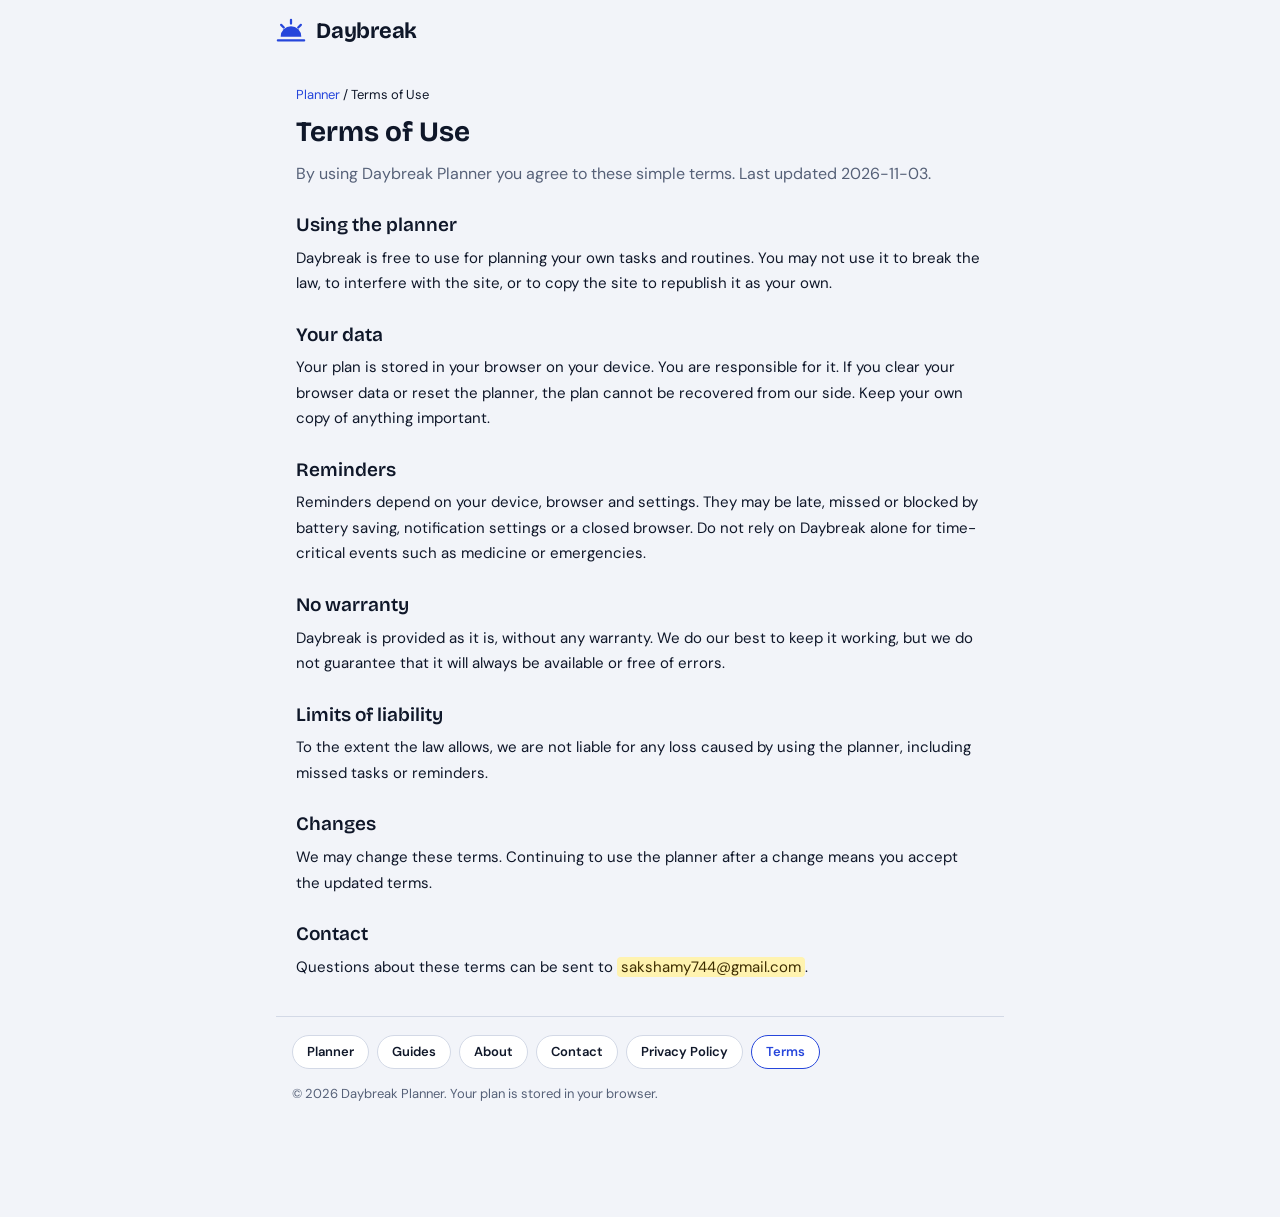
<file: terms.html>
<!doctype html>
<html lang="en">
<head>
<meta charset="utf-8">
<meta name="viewport" content="width=device-width,initial-scale=1,viewport-fit=cover">
<title>Terms of Use · Daybreak Planner</title>
<meta name="description" content="Terms of use for Daybreak Planner: your data, reminders, and the limits of the service.">
<meta name="robots" content="index, follow, max-image-preview:large">
<meta name="application-name" content="Daybreak">
<meta name="theme-color" content="#F2F4F9">
<link rel="canonical" href="https://saksham744-y.github.io/terms.html">
<meta property="og:type" content="website">
<meta property="og:site_name" content="Daybreak Planner">
<meta property="og:title" content="Terms of Use">
<meta property="og:description" content="Terms of use for Daybreak Planner: your data, reminders, and the limits of the service.">
<meta property="og:url" content="https://saksham744-y.github.io/terms.html">
<meta property="og:image" content="https://saksham744-y.github.io/icons/icon-512.png">
<meta name="twitter:card" content="summary">
<meta name="twitter:title" content="Terms of Use">
<meta name="twitter:description" content="Terms of use for Daybreak Planner: your data, reminders, and the limits of the service.">
<link rel="manifest" href="manifest.webmanifest">
<link rel="icon" href="icons/favicon.svg" type="image/svg+xml">
<link rel="apple-touch-icon" href="icons/apple-touch-icon.png">
<link rel="preconnect" href="https://fonts.googleapis.com">
<link rel="preconnect" href="https://fonts.gstatic.com" crossorigin>
<link rel="stylesheet" href="https://fonts.googleapis.com/css2?family=Bricolage+Grotesque:opsz,wght@12..96,600;12..96,700&family=DM+Sans:wght@400;500;600&family=IBM+Plex+Mono:wght@400;500&display=swap">
<script src="js/theme.js"></script>
<link rel="stylesheet" href="css/app.css">
</head>
<body>
<div class="app">
<header class="top">
  <a class="brand" href="index.html" style="text-decoration:none;color:inherit"><svg viewBox="0 0 32 32" aria-hidden="true"><path d="M5 22a11 11 0 0 1 22 0z" fill="currentColor"/><path d="M2 26h28" stroke="currentColor" stroke-width="2.4" stroke-linecap="round" fill="none"/><path d="M16 4v4M5.5 9.5l2.8 2.8M26.5 9.5l-2.8 2.8" stroke="currentColor" stroke-width="2.4" stroke-linecap="round" fill="none"/></svg><span>Daybreak</span></a>
</header>
<main class="page">
<p class="crumbs"><a href="index.html">Planner</a> / Terms of Use</p>

<h1>Terms of Use</h1>
<p class="lede">By using Daybreak Planner you agree to these simple terms. Last updated 2026-11-03.</p>
<h2>Using the planner</h2>
<p>Daybreak is free to use for planning your own tasks and routines. You may not use it to break the law, to interfere with the site, or to copy the site to republish it as your own.</p>
<h2>Your data</h2>
<p>Your plan is stored in your browser on your device. You are responsible for it. If you clear your browser data or reset the planner, the plan cannot be recovered from our side. Keep your own copy of anything important.</p>
<h2>Reminders</h2>
<p>Reminders depend on your device, browser and settings. They may be late, missed or blocked by battery saving, notification settings or a closed browser. Do not rely on Daybreak alone for time-critical events such as medicine or emergencies.</p>
<h2>No warranty</h2>
<p>Daybreak is provided as it is, without any warranty. We do our best to keep it working, but we do not guarantee that it will always be available or free of errors.</p>
<h2>Limits of liability</h2>
<p>To the extent the law allows, we are not liable for any loss caused by using the planner, including missed tasks or reminders.</p>
<h2>Changes</h2>
<p>We may change these terms. Continuing to use the planner after a change means you accept the updated terms.</p>
<h2>Contact</h2>
<p>Questions about these terms can be sent to <span class="placeholder">sakshamy744@gmail.com</span>.</p>

</main>
<footer class="sitefoot">
  <nav aria-label="Site"><a href="index.html">Planner</a><a href="guides.html">Guides</a><a href="about.html">About</a><a href="contact.html">Contact</a><a href="privacy-policy.html">Privacy Policy</a><a href="terms.html" aria-current="page">Terms</a></nav>
  <p>© 2026 Daybreak Planner. Your plan is stored in your browser.</p>
</footer>
</div>
</body>
</html>
</file>
<file: css/app.css>
/* Daybreak Planner (web). Colours come from data-mode (light/dark) plus the accent set from JS. */
:root{
  --font-display:'Bricolage Grotesque','Avenir Next','Segoe UI',system-ui,sans-serif;
  --font-body:'DM Sans','Segoe UI',system-ui,sans-serif;
  --font-mono:'IBM Plex Mono',ui-monospace,Menlo,Consolas,monospace;
  --ease:cubic-bezier(.2,.7,.2,1);
  --accent:#2646DB; --accent-soft:#E2E7FE; --accent-ink:#FFFFFF;
}
:root[data-mode="light"]{
  --bg:#F2F4F9; --surface:#FFFFFF; --surface2:#E7EBF4; --ink:#0F1729; --muted:#566178; --line:#D3D9E6;
  --warn:#9A4B06; --warn-soft:#FDEBD3; --good:#176B3A; --good-soft:#DDF3E5;
  --k-study:#2646DB; --k-class:#0C8577; --k-meal:#B9770E; --k-break:#C2377A; --k-routine:#5F6E88; --k-other:#7A55C9;
  color-scheme:light;
}
:root[data-mode="dark"]{
  --bg:#0B111F; --surface:#121A2C; --surface2:#1A2540; --ink:#E8EDF8; --muted:#98A4BD; --line:#25304A;
  --warn:#F2B45A; --warn-soft:#3A2B12; --good:#5FD18A; --good-soft:#12301F;
  --k-study:#8FA2FF; --k-class:#3CC6B7; --k-meal:#E5B04D; --k-break:#F27AB1; --k-routine:#9AA8C4; --k-other:#B9A0F5;
  color-scheme:dark;
}
*{box-sizing:border-box}
html,body{margin:0}
body{background:var(--bg);color:var(--ink);font:15px/1.5 var(--font-body);-webkit-font-smoothing:antialiased;padding-top:env(safe-area-inset-top,0px)}
button,input,select,textarea{font:inherit;color:inherit}
button{cursor:pointer}
h1,h2,h3,h4,p,ul{margin:0}
:focus-visible{outline:2px solid var(--accent);outline-offset:2px}
[hidden]{display:none!important}
.app{max-width:760px;margin-inline:auto;padding:16px 16px 84px}

/* header and tabs */
.top{display:flex;align-items:center;justify-content:space-between;gap:12px;margin-bottom:14px}
.brand{display:flex;align-items:center;gap:10px;font:700 22px/1 var(--font-display);letter-spacing:-.01em}
.brand svg{width:30px;height:30px;color:var(--accent)}
.tabs{display:flex;gap:4px;padding:4px;background:var(--surface2);border-radius:12px;margin-bottom:18px}
.tab{flex:1;border:0;background:transparent;padding:9px 12px;border-radius:9px;color:var(--muted);font-weight:500;transition:background .26s,color .26s}
.tab[aria-selected="true"]{background:var(--surface);color:var(--ink);box-shadow:0 1px 2px color-mix(in srgb,var(--ink) 16%,transparent)}

/* buttons, fields */
.btn{display:inline-flex;align-items:center;justify-content:center;gap:8px;min-height:40px;padding:0 16px;border-radius:10px;border:1px solid var(--line);background:var(--surface);font-weight:600;transition:transform .15s var(--ease),background .2s}
.btn:active{transform:scale(.97)}
.btn.primary{background:var(--accent);border-color:var(--accent);color:var(--accent-ink)}
.btn.quiet{border-color:transparent;background:transparent;color:var(--accent)}
.btn.small{min-height:34px;padding:0 12px;font-size:13px}
.btn:disabled{opacity:.5;cursor:not-allowed}
.iconbtn{min-width:38px;height:38px;padding:0 10px;border:1px solid var(--line);background:var(--surface);border-radius:10px;font-weight:600}
.inp{width:100%;min-width:0;background:var(--surface);border:1px solid var(--line);border-radius:8px;padding:8px 10px;min-height:38px}
textarea.inp{resize:vertical}
.field-label,.lbl{display:block;font-size:12px;font-weight:600;letter-spacing:.07em;text-transform:uppercase;color:var(--muted);margin:16px 0 6px}
.summary{width:100%;min-height:250px;resize:vertical;font:13px/1.55 var(--font-mono);background:var(--bg);border:1px solid var(--line);border-radius:10px;padding:12px;white-space:pre-wrap;overflow-wrap:anywhere}
.chips{display:flex;flex-wrap:wrap;gap:6px}
.dchip{min-width:44px;height:36px;padding:0 10px;border:1px solid var(--line);background:var(--surface);border-radius:9px;font-weight:500;color:var(--muted);transition:background .22s,color .22s,transform .15s var(--ease)}
.dchip:active{transform:scale(.95)}
.dchip[aria-pressed="true"]{background:var(--accent);border-color:var(--accent);color:var(--accent-ink)}
.presets{display:flex;gap:4px;margin-top:6px;flex-wrap:wrap}
.actions{display:flex;flex-wrap:wrap;gap:8px;margin-top:16px}
.hint{color:var(--muted);font-size:13.5px}
.lead{color:var(--muted);font-size:14px;margin-top:6px;max-width:60ch}
.fine{color:var(--muted);font-size:12.5px;margin-top:14px}
.callout{margin-top:12px;padding:10px 12px;border-radius:10px;font-size:13.5px}
.callout.good{background:var(--good-soft);color:var(--good)}
.callout.warn{background:var(--warn-soft);color:var(--warn)}
.prev{margin-top:18px;border-top:1px solid var(--line);padding-top:12px}
.prev h3{font:600 12px var(--font-body);letter-spacing:.07em;text-transform:uppercase;color:var(--muted);margin-bottom:6px}
.prow{display:grid;grid-template-columns:132px minmax(0,1fr);gap:2px 12px;padding:8px 0;border-bottom:1px solid var(--line);font-size:14px}
.prow .pt{font:12.5px/1.6 var(--font-mono);color:var(--muted);font-variant-numeric:tabular-nums}
.pflag{grid-column:2;color:var(--warn);font-size:12.5px}

/* chips */
.chip{display:inline-flex;align-items:center;gap:6px;font-size:12px;line-height:1;padding:5px 8px;border-radius:999px;background:var(--surface2);color:var(--ink);white-space:nowrap}
.chip i{width:8px;height:8px;border-radius:2px;background:var(--k,var(--muted));display:inline-block}
.chip.focus{background:var(--accent-soft);color:var(--accent)}
.chip.warn{background:var(--warn-soft);color:var(--warn)}
.chip.good{background:var(--good-soft);color:var(--good)}
.chip.now{background:var(--accent);color:var(--accent-ink);font-weight:600}
.k-study{--k:var(--k-study)}.k-class{--k:var(--k-class)}.k-meal{--k:var(--k-meal)}
.k-break{--k:var(--k-break)}.k-routine{--k:var(--k-routine)}.k-other{--k:var(--k-other)}

/* headers and dates */
.view{display:grid;gap:14px;min-width:0}
.main.enter{animation:enter .38s var(--ease) both}
.mh{display:flex;flex-wrap:wrap;gap:10px 16px;align-items:flex-end;justify-content:space-between}
.mh h1{font:700 26px/1.15 var(--font-display);letter-spacing:-.015em;text-wrap:balance}
.mh .sub{color:var(--muted);font-size:14px;margin-top:4px}
.nav{display:flex;gap:6px}
.dates{display:grid;grid-template-columns:repeat(7,minmax(0,1fr));gap:6px}
.datebtn{display:flex;flex-direction:column;align-items:center;gap:2px;padding:8px 2px;border:1px solid var(--line);background:var(--surface);border-radius:10px;min-width:0;transition:transform .15s var(--ease),background .25s}
.datebtn:active{transform:scale(.94)}
.datebtn .wd{font-size:11px;letter-spacing:.07em;text-transform:uppercase;color:var(--muted)}
.datebtn .dn{font:700 20px/1.1 var(--font-display)}
.datebtn .dc{font:11px var(--font-mono);color:var(--muted)}
.datebtn[aria-pressed="true"]{background:var(--ink);border-color:var(--ink);color:var(--bg)}
.datebtn[aria-pressed="true"] .wd,.datebtn[aria-pressed="true"] .dc{color:inherit;opacity:.8}
.datebtn.today:not([aria-pressed="true"]){border-color:var(--accent);box-shadow:inset 0 0 0 1px var(--accent)}
.prog{height:8px;border-radius:99px;background:var(--surface2);overflow:hidden}
.prog>span{display:block;height:100%;background:var(--accent);border-radius:99px;transition:width .5s var(--ease)}

/* task list */
.list{list-style:none;padding:0;display:grid;gap:10px}
.task{display:grid;grid-template-columns:70px minmax(0,1fr);gap:12px;align-items:start}
.tm{display:flex;flex-direction:column;font:12.5px/1.35 var(--font-mono);padding-top:14px;color:var(--muted);font-variant-numeric:tabular-nums}
.tm .a{color:var(--ink);font-weight:500}
.card{background:var(--surface);border:1px solid var(--line);border-radius:12px;padding:12px 14px;min-width:0;transition:border-color .3s,background .3s,box-shadow .3s}
.task.now .card{border-color:var(--accent);box-shadow:0 0 0 1px var(--accent)}
.task.done .card{background:color-mix(in srgb,var(--surface) 55%,var(--bg))}
.task.done h3{text-decoration:line-through;color:var(--muted)}
.task.point .card{padding-block:9px}
.row{display:flex;align-items:flex-start;gap:12px}
.chk{flex:none;width:30px;height:30px;border-radius:9px;border:2px solid var(--k);background:transparent;color:#fff;display:grid;place-items:center;padding:0;transition:background .25s,transform .15s var(--ease)}
.chk:active{transform:scale(.9)}
.chk[aria-checked="true"]{background:var(--k)}
.chk svg,.sbox svg{width:17px;height:17px;opacity:0;transition:opacity .15s}
.chk[aria-checked="true"] svg,.sbox[aria-checked="true"] svg{opacity:1}
.ck{stroke-dasharray:1;stroke-dashoffset:0}
.chk.pop{animation:pop .45s var(--ease)}
.chk.pop .ck{animation:draw .38s .08s var(--ease) both}
.ttl{flex:1;min-width:0}
.ttl h3{font:600 17px/1.25 var(--font-display);overflow-wrap:anywhere;padding-top:2px}
.meta{display:flex;flex-wrap:wrap;gap:6px;margin-top:6px;align-items:center}
.more{flex:none;border:0;background:transparent;color:var(--muted);font-size:13px;padding:4px 6px;border-radius:8px;display:flex;gap:4px;align-items:center}
.more svg{width:14px;height:14px;transition:transform .2s var(--ease)}
.more[aria-expanded="true"] svg{transform:rotate(180deg)}
.gap{padding-left:82px;color:var(--muted);font:12.5px var(--font-mono)}
.skipped{margin-left:82px;display:flex;justify-content:space-between;align-items:center;gap:12px;padding:6px 6px 6px 14px;border:1px dashed var(--line);border-radius:12px;color:var(--muted);font-size:14px}
.detail{margin-top:12px;padding-top:12px;border-top:1px dashed var(--line);display:grid;gap:14px;animation:rise .25s var(--ease) both}
.detail h4,.detail label{display:block;font:600 12px var(--font-body);letter-spacing:.07em;text-transform:uppercase;color:var(--muted);margin-bottom:6px}
.steps{list-style:none;padding:0;display:grid;gap:2px}
.step{display:flex;align-items:center;gap:10px;min-height:34px}
.step .stext{flex:1;min-width:0;overflow-wrap:anywhere}
.step.is-done .stext{text-decoration:line-through;color:var(--muted)}
.sbox{flex:none;width:24px;height:24px;border-radius:7px;border:2px solid var(--k);background:transparent;color:#fff;display:grid;place-items:center;padding:0;transition:background .25s}
.sbox[aria-checked="true"]{background:var(--k)}
.sbox svg{width:13px;height:13px}
.addstep{display:flex;gap:8px;margin-top:8px}
.rm{flex:none;border:0;background:transparent;color:var(--muted);width:32px;height:32px;border-radius:8px;font-size:20px;line-height:1}
.dact{display:flex;justify-content:flex-end}
.empty{padding:28px 18px;text-align:center;color:var(--muted);border:1px dashed var(--line);border-radius:12px;display:grid;gap:12px;justify-items:center}

/* panels and settings */
.panel{background:var(--surface);border:1px solid var(--line);border-radius:14px;padding:6px 18px;min-width:0}
.panel-h{font:600 12px var(--font-body);letter-spacing:.07em;text-transform:uppercase;color:var(--muted);margin:14px 0 4px}
.label-h{font:600 12px var(--font-body);letter-spacing:.07em;text-transform:uppercase;color:var(--muted);margin:4px 2px 0}
.stack{display:grid;gap:14px}
.srow{display:flex;align-items:center;justify-content:space-between;gap:16px;padding:14px 0;border-bottom:1px solid var(--line)}
.srow:last-child{border-bottom:0}
.srow b{display:block;font-weight:600}
.srow small{display:block;color:var(--muted);font-size:13px}
.srow .st{min-width:0}
.pick{padding:14px 0;border-bottom:1px solid var(--line);display:grid;gap:10px}
.pick:last-child{border-bottom:0}
.switch{flex:none;width:48px;height:28px;border-radius:99px;border:1px solid var(--line);background:var(--surface2);position:relative;padding:0;transition:background .25s}
.switch::after{content:"";position:absolute;top:3px;left:3px;width:20px;height:20px;border-radius:50%;background:var(--muted);transition:transform .25s var(--ease),background .25s}
.switch[aria-checked="true"]{background:var(--accent);border-color:var(--accent)}
.switch[aria-checked="true"]::after{transform:translateX(20px);background:var(--accent-ink)}
.upnext{list-style:none;padding:0}
.upnext li{display:flex;justify-content:space-between;gap:12px;padding:9px 0;border-bottom:1px solid var(--line)}
.upnext li:last-child{border-bottom:0}
.upnext .ut{font:12.5px var(--font-mono);color:var(--muted);white-space:nowrap}
.themes{display:grid;grid-template-columns:repeat(3,minmax(0,1fr));gap:10px}
.theme{border:1px solid var(--line);background:var(--surface);border-radius:14px;padding:10px;display:grid;gap:8px;justify-items:center;transition:transform .3s var(--ease),border-color .3s,background .3s}
.theme[aria-pressed="true"]{border:2px solid var(--accent);background:var(--accent-soft);transform:scale(1.03)}
.theme span{font-weight:600;font-size:13px}
.mini{width:100%;height:60px;border-radius:10px;border:1px solid var(--line);position:relative;overflow:hidden}
.mini.light{background:#F2F4F9}.mini.dark{background:#0B111F}
.mini.split{background:linear-gradient(90deg,#F2F4F9 50%,#0B111F 50%)}
.mini i{position:absolute;left:10px;height:7px;border-radius:4px;background:var(--accent)}
.mini i:nth-child(1){top:12px;width:40%;background:#9aa6c0}
.mini i:nth-child(2){top:26px;width:70%;background:#fff;height:14px;border:1px solid #D3D9E6;border-radius:5px}
.mini i:nth-child(3){top:46px;width:50%}
.swatches{display:flex;gap:12px;flex-wrap:wrap}
.swatch{width:40px;height:40px;border-radius:50%;border:3px solid transparent;padding:0;background:var(--c);transition:transform .35s var(--ease),border-color .3s;}
.swatch[aria-pressed="true"]{border-color:var(--ink);transform:scale(1.12)}
.sound-chips .dchip{min-width:0;padding:0 12px}
.install-btn{flex:none}

/* day notes line and sheet */
.drawer{position:fixed;left:0;right:0;bottom:0;height:26px;display:grid;place-items:center;cursor:grab;touch-action:none;z-index:8;user-select:none}
.grip{width:44px;height:4px;border-radius:4px;background:var(--line);transition:width .2s,background .3s}
.drawer.has-note .grip{background:var(--accent)}
.drawer:active .grip{width:60px}
.sheet{position:fixed;inset:0;background:rgba(5,9,18,.45);display:flex;align-items:flex-end;justify-content:center;opacity:0;transition:opacity .25s;z-index:20}
.sheet.show{opacity:1}
.sheet-card{background:var(--surface);width:100%;max-width:760px;border-radius:18px 18px 0 0;padding:12px 16px calc(18px + env(safe-area-inset-bottom,0px));transform:translateY(100%);transition:transform .35s var(--ease);display:grid;gap:12px}
.sheet.show .sheet-card{transform:none}
.sheet-grip{width:44px;height:4px;border-radius:4px;background:var(--line);justify-self:center}
.sheet-head{display:flex;justify-content:space-between;align-items:flex-start;gap:12px}
.sheet-head h3{font:700 19px/1.2 var(--font-display)}
.note{min-height:180px;font-size:15px;line-height:1.55}

/* toast, banners */
.toast{position:fixed;left:50%;bottom:calc(40px + env(safe-area-inset-bottom,0px));transform:translate(-50%,20px);background:var(--ink);color:var(--bg);padding:10px 14px;border-radius:12px;display:flex;gap:14px;align-items:center;opacity:0;pointer-events:none;transition:opacity .25s,transform .3s var(--ease);max-width:calc(100% - 32px);z-index:25}
.toast.show{opacity:1;transform:translate(-50%,0);pointer-events:auto}
.tbtn{background:transparent;border:0;color:inherit;font-weight:700;text-decoration:underline;padding:4px}
.banners{position:fixed;top:calc(12px + env(safe-area-inset-top,0px));left:50%;transform:translateX(-50%);width:min(460px,calc(100% - 32px));display:grid;gap:8px;z-index:21}
.alert{background:var(--ink);color:var(--bg);border-radius:14px;padding:12px 14px;display:grid;gap:10px;box-shadow:0 8px 24px color-mix(in srgb,var(--ink) 30%,transparent);animation:rise .35s var(--ease) both}
.alert b{display:block;font:600 17px/1.25 var(--font-display)}
.alert small{display:block;opacity:.85;font-size:13.5px;margin-top:2px}
.abtns{display:flex;gap:8px;justify-content:flex-end}
.abtn{background:transparent;border:1px solid color-mix(in srgb,var(--bg) 45%,transparent);color:inherit;border-radius:9px;min-height:34px;padding:0 12px;font-weight:600}
.abtn.p{background:var(--bg);color:var(--ink);border-color:var(--bg)}

/* + button and new task form */
.head-r{display:flex;align-items:center;gap:10px}
.plus{flex:none;width:46px;height:46px;border-radius:50%;border:0;background:var(--accent);color:var(--accent-ink);display:grid;place-items:center;font:400 30px/1 var(--font-body);box-shadow:0 6px 16px color-mix(in srgb,var(--accent) 35%,transparent);transition:transform .4s var(--ease),background .3s;animation:breathe 2.8s ease-in-out infinite}
.plus.open{transform:rotate(135deg);animation:none}
.plus.sm{width:40px;height:40px;font-size:24px;animation:none;box-shadow:none;margin-left:4px}
.show-row{align-items:center}
.plus:active{transform:scale(.92)}
.newtask{padding:16px;border:1px solid var(--line);border-radius:14px;background:var(--surface);display:grid;gap:12px}
.newtask h3{font:700 18px/1.2 var(--font-display)}
.grid2{display:grid;grid-template-columns:repeat(auto-fit,minmax(140px,1fr));gap:10px;align-items:end}
.grid2 .field{min-width:0}
.field{display:grid;gap:6px;min-width:0}
.field>span{font-size:12px;font-weight:600;letter-spacing:.07em;text-transform:uppercase;color:var(--muted)}
.autohint{font-size:13px;color:var(--muted)}

/* guide */
.guide{position:fixed;inset:0;background:var(--bg);z-index:30;display:grid;place-items:center;padding:20px;overflow:auto;animation:fade .3s both}
.guide-card{width:min(520px,100%);display:grid;gap:18px}
.guide-top{display:flex;justify-content:space-between;align-items:center}
.stage{height:230px;border-radius:20px;background:var(--surface);border:1px solid var(--line);display:grid;place-items:center;overflow:hidden;position:relative}
.stage>*{position:absolute}
.guide-txt{display:grid;gap:8px;min-height:120px}
.guide-txt h2{font:700 26px/1.15 var(--font-display);letter-spacing:-.015em}
.guide-txt p{color:var(--muted);font-size:15px}
.in-r{animation:sIR .4s var(--ease) both}
.in-l{animation:sIL .4s var(--ease) both}
.dots{display:flex;justify-content:center;gap:8px}
.dots button{width:9px;height:9px;border-radius:99px;border:0;background:var(--line);padding:0;transition:width .35s var(--ease),background .3s}
.dots button[aria-current="true"]{width:28px;background:var(--accent)}
.guide-nav{display:flex;justify-content:space-between;gap:10px}

/* guide illustrations */
.sun-wrap{width:200px;height:200px;bottom:-10px}
.sun{position:absolute;left:50%;bottom:30px;width:90px;height:90px;margin-left:-45px;border-radius:50%;background:var(--accent);animation:rising 2.4s var(--ease) infinite alternate}
.sea{position:absolute;left:0;right:0;bottom:0;height:60px;background:color-mix(in srgb,var(--accent) 18%,transparent)}
.typed{font:15px/1.6 var(--font-mono);padding:16px;width:86%;text-align:left;white-space:pre-wrap;color:var(--ink);top:50%;transform:translateY(-50%)}
.caret{display:inline-block;width:2px;height:16px;background:var(--accent);vertical-align:middle;animation:blink 1s steps(1) infinite}
.demo-add{display:grid;gap:8px;width:82%;top:50%;transform:translateY(-50%)}
.demo-row{height:34px;border-radius:9px;border:1px solid var(--line);background:var(--bg);display:flex;align-items:center;padding:0 10px;font-size:13px;color:var(--muted)}
.demo-plus{position:absolute;right:26px;bottom:20px;width:46px;height:46px;border-radius:50%;background:var(--accent);color:var(--accent-ink);display:grid;place-items:center;font-size:28px;animation:breathe 1.8s ease-in-out infinite}
.demo-tick{width:86%;top:50%;transform:translateY(-50%);display:grid;gap:10px}
.demo-task{display:flex;align-items:center;gap:12px;padding:12px;border:1px solid var(--line);border-radius:12px;background:var(--bg);font-weight:600}
.demo-box{width:28px;height:28px;border-radius:8px;border:2px solid var(--accent);display:grid;place-items:center;flex:none;transition:background .3s}
.demo-box svg{width:16px;height:16px;opacity:0;transition:opacity .2s}
.demo-box.on{background:var(--accent)}
.demo-box.on svg{opacity:1}
.demo-box.on svg .ck{animation:draw .4s var(--ease) both}
.demo-phone{width:150px;height:190px;border-radius:22px;border:2px solid var(--line);background:var(--bg);overflow:hidden;top:20px}
.demo-sheet{position:absolute;left:0;right:0;bottom:0;height:70%;background:var(--surface);border-radius:14px 14px 0 0;border-top:1px solid var(--line);transform:translateY(100%);animation:sheetUp 2.6s var(--ease) infinite}
.demo-line{position:absolute;left:0;right:0;bottom:0;height:26px;display:grid;place-items:center}
.demo-line .grip{background:var(--accent);animation:grab 2.6s var(--ease) infinite}
.demo-arrow{position:absolute;top:50%;left:50%;color:var(--accent);font:700 22px var(--font-display);transform:translate(-50%,-50%);animation:arrowUp 2.6s var(--ease) infinite}
.bell{width:70px;height:70px;color:var(--accent);animation:ring 2s ease-in-out infinite;transform-origin:50% 0}
.swatch-demo{display:flex;gap:10px}
.swatch-demo i{width:34px;height:34px;border-radius:50%;background:var(--c);animation:pop .5s var(--ease) both}
.swatch-demo i:nth-child(2){animation-delay:.08s}.swatch-demo i:nth-child(3){animation-delay:.16s}.swatch-demo i:nth-child(4){animation-delay:.24s}.swatch-demo i:nth-child(5){animation-delay:.32s}

/* keyframes */
@keyframes enter{from{opacity:0;transform:translateY(10px)}to{opacity:1;transform:none}}
@keyframes rise{from{opacity:0;transform:translateY(8px)}to{opacity:1;transform:none}}
@keyframes expand{from{opacity:0;transform:translateY(-6px) scaleY(.96)}to{opacity:1;transform:none}}
@keyframes fade{from{opacity:0}to{opacity:1}}
@keyframes pop{0%{transform:scale(.6)}55%{transform:scale(1.18)}100%{transform:scale(1)}}
@keyframes draw{from{stroke-dashoffset:1}to{stroke-dashoffset:0}}
@keyframes breathe{0%,100%{transform:scale(1)}50%{transform:scale(1.07)}}
@keyframes sIR{from{opacity:0;transform:translateX(34px)}to{opacity:1;transform:none}}
@keyframes sIL{from{opacity:0;transform:translateX(-34px)}to{opacity:1;transform:none}}
@keyframes rising{0%{transform:translateY(60px)}100%{transform:translateY(-10px)}}
@keyframes blink{50%{opacity:0}}
@keyframes sheetUp{0%,15%{transform:translateY(100%)}45%,75%{transform:translateY(0)}100%{transform:translateY(100%)}}
@keyframes grab{0%,15%{transform:translateY(0)}45%,75%{transform:translateY(-22px)}100%{transform:translateY(0)}}
@keyframes arrowUp{0%,10%{opacity:0;transform:translate(-50%,-30%)}35%,70%{opacity:1;transform:translate(-50%,-70%)}100%{opacity:0;transform:translate(-50%,-90%)}}
@keyframes ring{0%,100%{transform:rotate(0)}10%{transform:rotate(16deg)}20%{transform:rotate(-14deg)}30%{transform:rotate(10deg)}40%{transform:rotate(-6deg)}50%{transform:rotate(0)}}

@media (max-width:520px){
  .task{grid-template-columns:60px minmax(0,1fr);gap:8px}
  .gap,.skipped{margin-left:68px}
  .more span{display:none}
  .tab{padding:9px 6px;font-size:14px}
  .prow{grid-template-columns:1fr}.pflag{grid-column:1}
  .themes{gap:8px}
}
@media (prefers-reduced-motion:reduce){*{animation:none!important;transition:none!important}}

/* change or add one task for one date */
.de-body{display:grid;gap:12px}
.de-form{display:grid;gap:4px}
.sheet-card.de{max-height:88vh;overflow:auto}
.datepick{display:flex;flex-wrap:wrap;gap:8px;align-items:center;margin-top:8px}
.datepick .inp{flex:1 1 180px;min-width:0}
.datepick{display:grid;gap:8px;margin-top:8px}
.datepick-row{display:flex;flex-wrap:wrap;gap:8px;align-items:center}
.datepick-row .inp{flex:1 1 180px;min-width:0}
.quickadd{display:flex;flex-wrap:wrap;gap:8px;align-items:center}
.quickadd .inp{flex:1 1 110px;min-width:0}
.quickadd .quick-title{flex:2 1 180px}

/* site pages, footer, intro and the app prompt */
.intro{max-width:760px;margin:28px auto 0;padding:0 16px;color:var(--ink)}
.intro h2{font:700 22px/1.2 var(--font-display);margin:0 0 8px}
.intro h3{font:600 16px/1.3 var(--font-display);margin:18px 0 6px}
.intro p{color:var(--muted);line-height:1.6;margin:0 0 10px}
.guide-links{list-style:none;padding:0;margin:4px 0 0;display:grid;grid-template-columns:1fr 1fr;gap:10px;counter-reset:g}
.guide-links li{counter-increment:g;min-width:0}
.guide-links li:first-child{grid-column:1/-1;counter-increment:none}
.guide-links a{position:relative;display:flex;align-items:flex-start;gap:12px;height:100%;box-sizing:border-box;padding:14px 38px 14px 16px;border-radius:16px;border:1px solid var(--line);background:linear-gradient(160deg,var(--surface),var(--surface2));color:var(--ink);text-decoration:none;font-weight:600;font-size:15px;line-height:1.35;overflow:hidden;transition:transform .25s var(--ease),border-color .25s,box-shadow .25s}
.guide-links a::before{content:counter(g,decimal-leading-zero);flex:none;display:grid;place-items:center;width:34px;height:34px;border-radius:50%;background:var(--accent-soft);color:var(--accent);font:700 12px/1 var(--font-mono)}
.guide-links a::after{content:"↗";position:absolute;right:12px;top:10px;color:var(--muted);font-size:16px;transition:transform .25s var(--ease),color .25s}
.guide-links a:hover{transform:translateY(-3px);border-color:var(--accent);box-shadow:0 10px 24px color-mix(in srgb,var(--accent) 16%,transparent)}
.guide-links a:hover::after{transform:translate(2px,-2px);color:var(--accent)}
.guide-links li:first-child a{justify-content:center;padding:13px 18px;border-radius:999px;background:var(--accent);border-color:var(--accent);color:var(--accent-ink);box-shadow:0 8px 20px color-mix(in srgb,var(--accent) 30%,transparent)}
.guide-links li:first-child a::before{content:none}
.guide-links li:first-child a::after{color:var(--accent-ink);position:static;margin-left:6px}
.guide-links li:first-child a:hover{background:var(--accent);color:var(--accent-ink)}
.guide-links li:first-child a:hover::after{color:var(--accent-ink)}
.intro p a,.page p a,.page li a{color:var(--accent);text-decoration:underline;text-decoration-color:color-mix(in srgb,var(--accent) 40%,transparent);text-underline-offset:3px;transition:text-decoration-color .2s}
.intro p a:hover,.page p a:hover,.page li a:hover{text-decoration-color:var(--accent)}
.sitefoot{max-width:760px;margin:28px auto 0;padding:18px 16px 28px;border-top:1px solid var(--line);color:var(--muted);font-size:13px;line-height:1.7}
.sitefoot nav{display:flex;flex-wrap:wrap;gap:8px;margin-bottom:14px}
.sitefoot nav a{display:inline-flex;align-items:center;min-height:34px;padding:0 14px;border-radius:999px;border:1px solid var(--line);background:var(--surface);color:var(--ink);text-decoration:none;font-weight:600;font-size:13px;transition:background .2s,color .2s,border-color .2s,transform .2s var(--ease)}
.sitefoot nav a:hover{background:var(--accent);border-color:var(--accent);color:var(--accent-ink);transform:translateY(-1px)}
.sitefoot nav a:active{transform:scale(.96)}
.sitefoot nav a[aria-current="page"]{border-color:var(--accent);color:var(--accent)}
.page{max-width:720px;margin:0 auto;padding:24px 16px 8px;line-height:1.7;color:var(--ink)}
.page h1{font:700 28px/1.2 var(--font-display);margin:0 0 10px}
.page h2{font:600 19px/1.3 var(--font-display);margin:26px 0 8px}
.page p,.page li{color:var(--ink)}
.page .lede{color:var(--muted);font-size:16px}
.page .crumbs{font-size:13px;margin-bottom:10px}
.page .crumbs a{color:var(--accent);text-decoration:none}
.page .card{border:1px solid var(--line);border-radius:16px;padding:16px 18px;background:linear-gradient(160deg,var(--surface),var(--surface2));margin:14px 0;transition:transform .25s var(--ease),border-color .25s,box-shadow .25s}
.page .card:hover{transform:translateY(-2px);border-color:var(--accent);box-shadow:0 10px 24px color-mix(in srgb,var(--accent) 14%,transparent)}
.page .card a{text-decoration:none;color:var(--ink)}
.page .card a strong::after{content:"→";margin-left:6px;color:var(--accent);transition:transform .25s var(--ease);display:inline-block}
.page .card:hover a strong::after{transform:translateX(4px)}
.page .card p{margin:4px 0 0}
.appprompt h3{font:700 20px/1.2 var(--font-display);margin:0}
.appprompt-steps{padding-left:20px;margin:0;display:grid;gap:8px;line-height:1.5}
.placeholder{background:#FFF3B0;border-radius:4px;padding:0 4px;color:#3D2C00}
a.btn{text-decoration:none}

@media (max-width:480px){ .guide-links{grid-template-columns:1fr} }
@media (prefers-reduced-motion:reduce){ .guide-links a,.guide-links a::after,.sitefoot nav a,.page .card,.page .card a strong::after{transition:none} .guide-links a:hover,.sitefoot nav a:hover,.page .card:hover{transform:none} }
</file>
